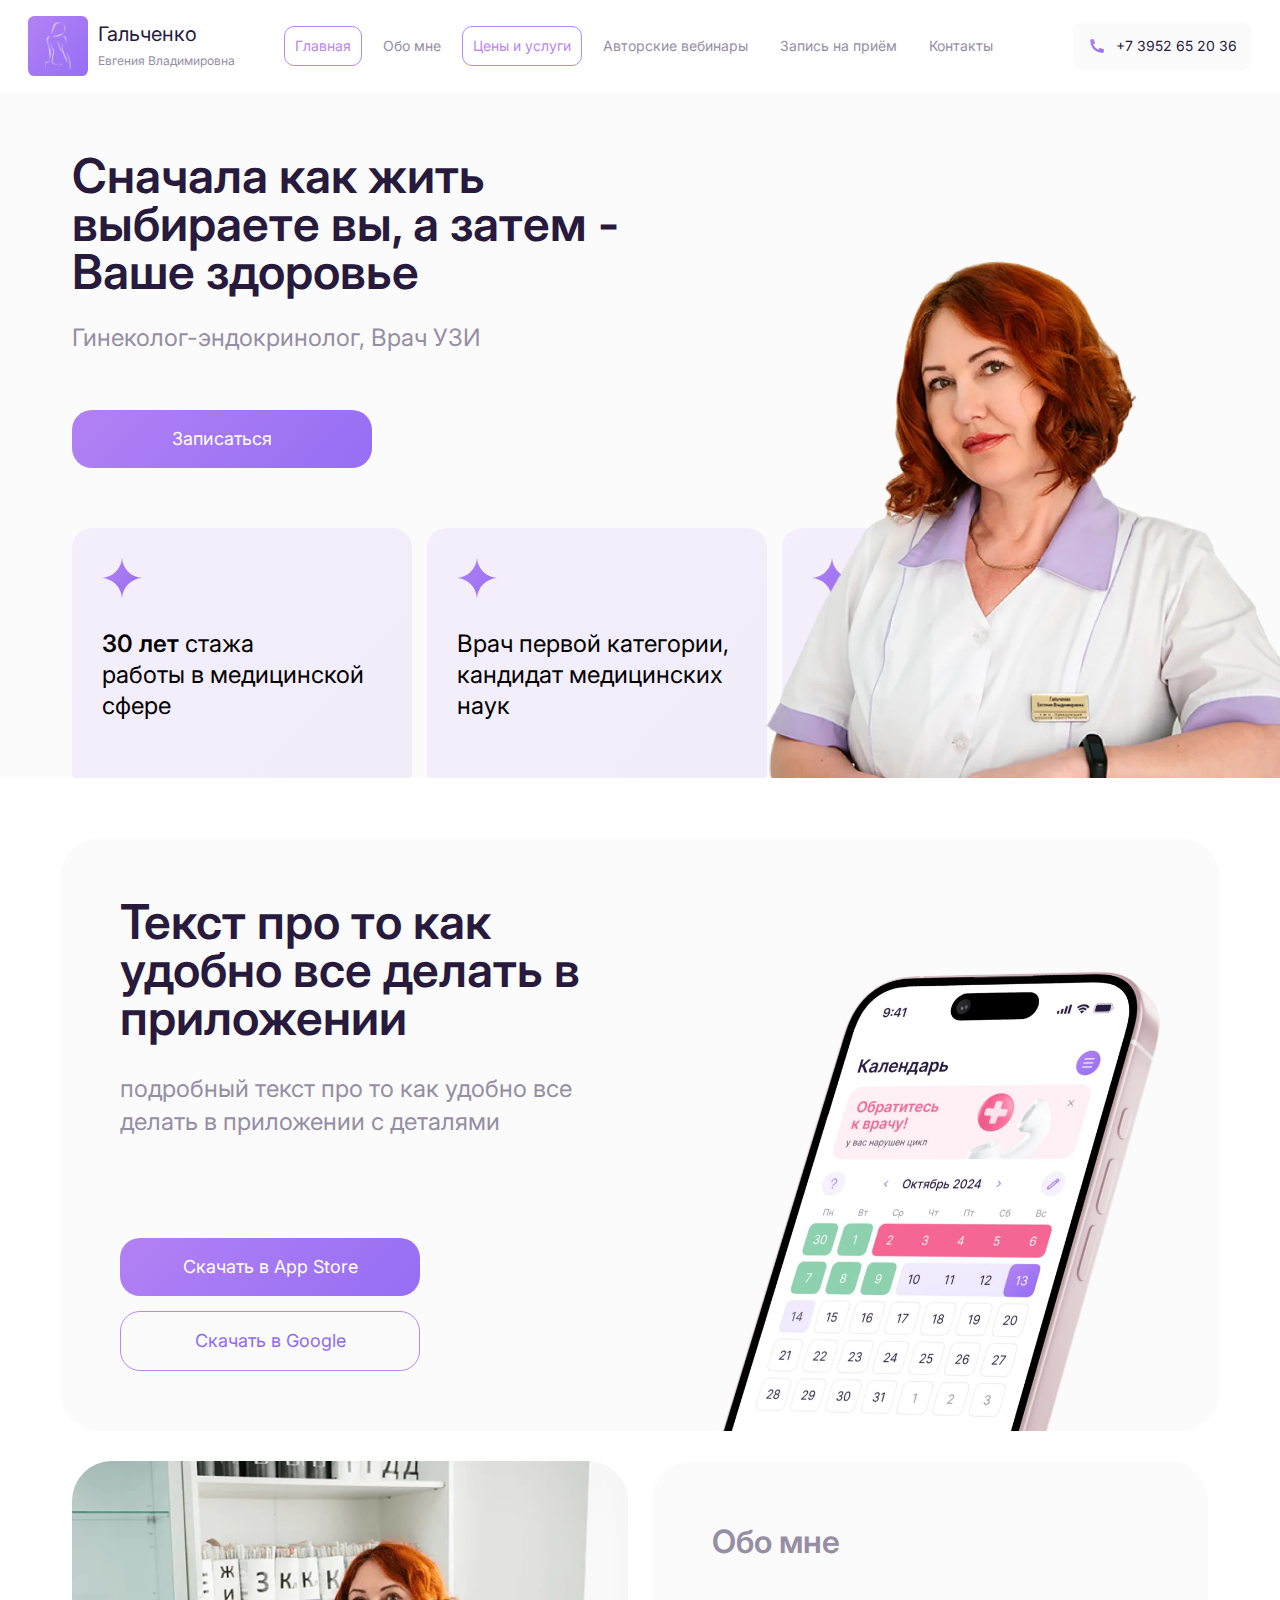
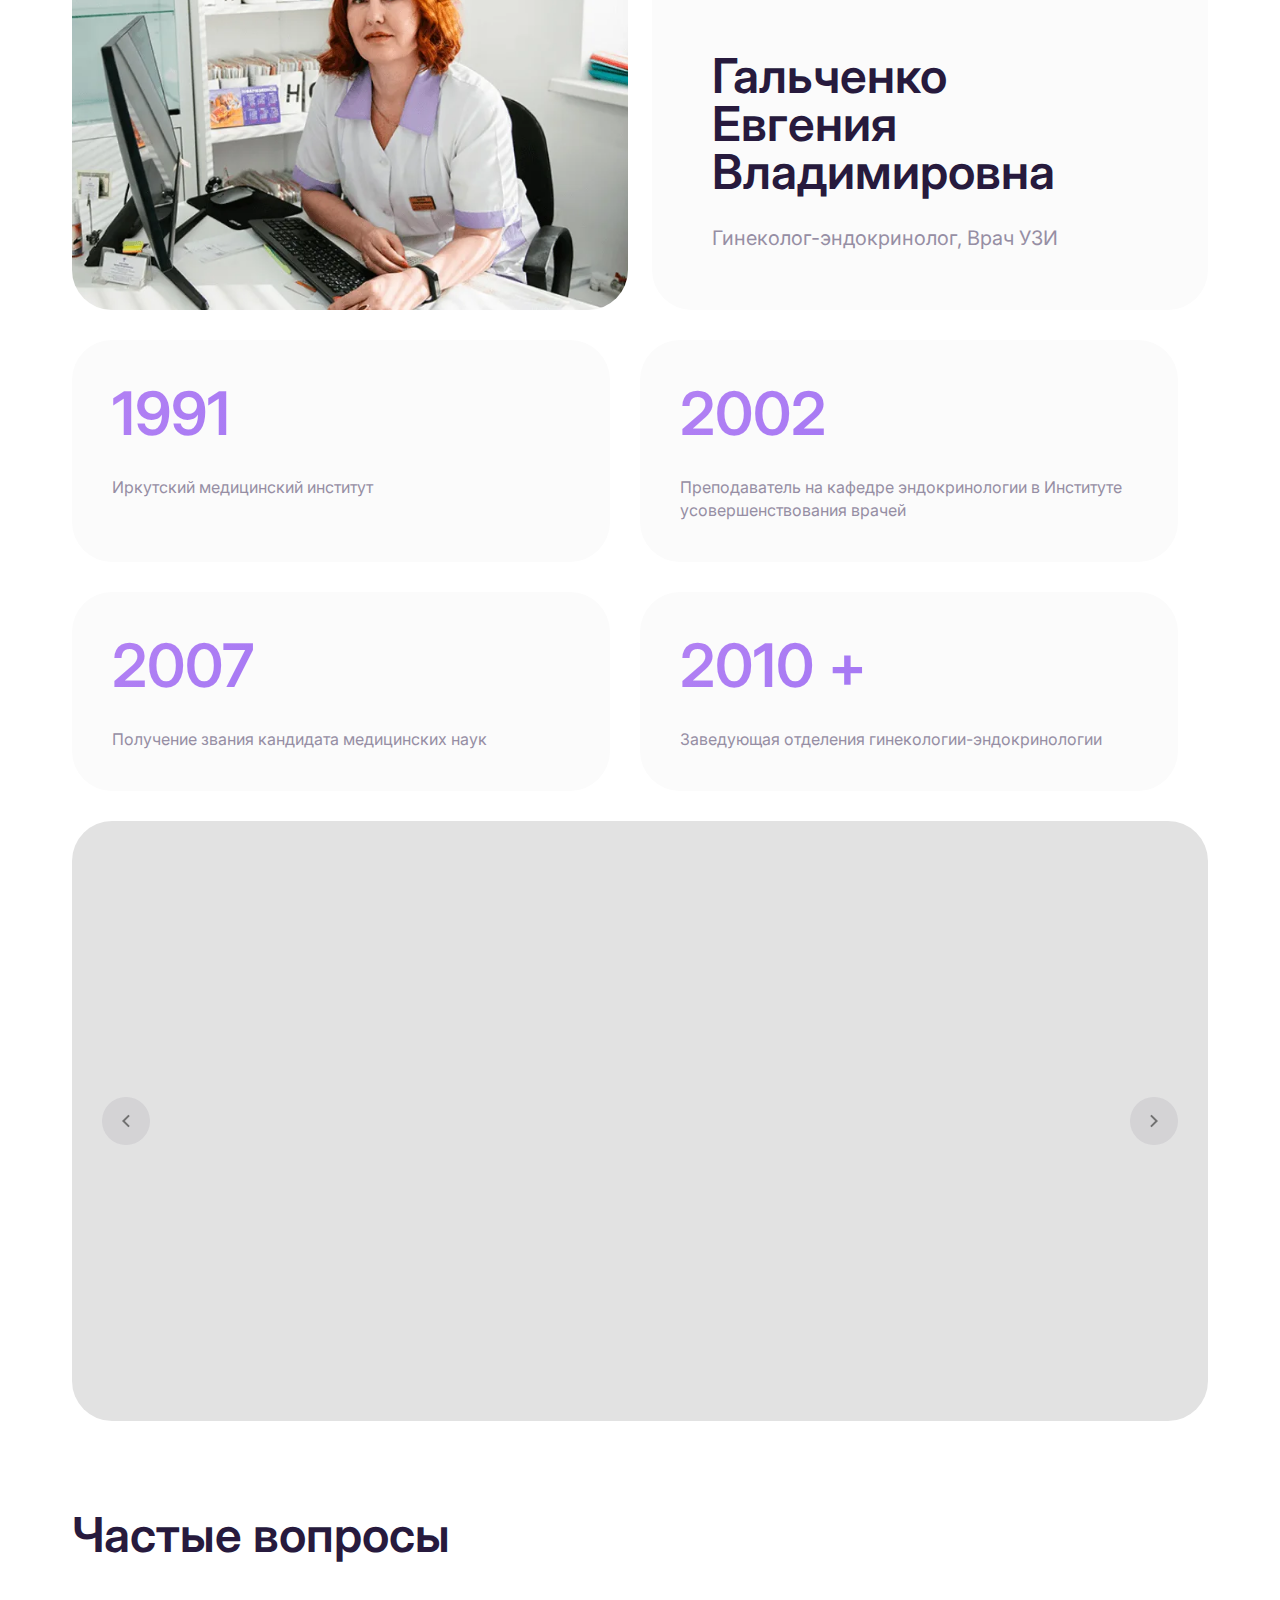
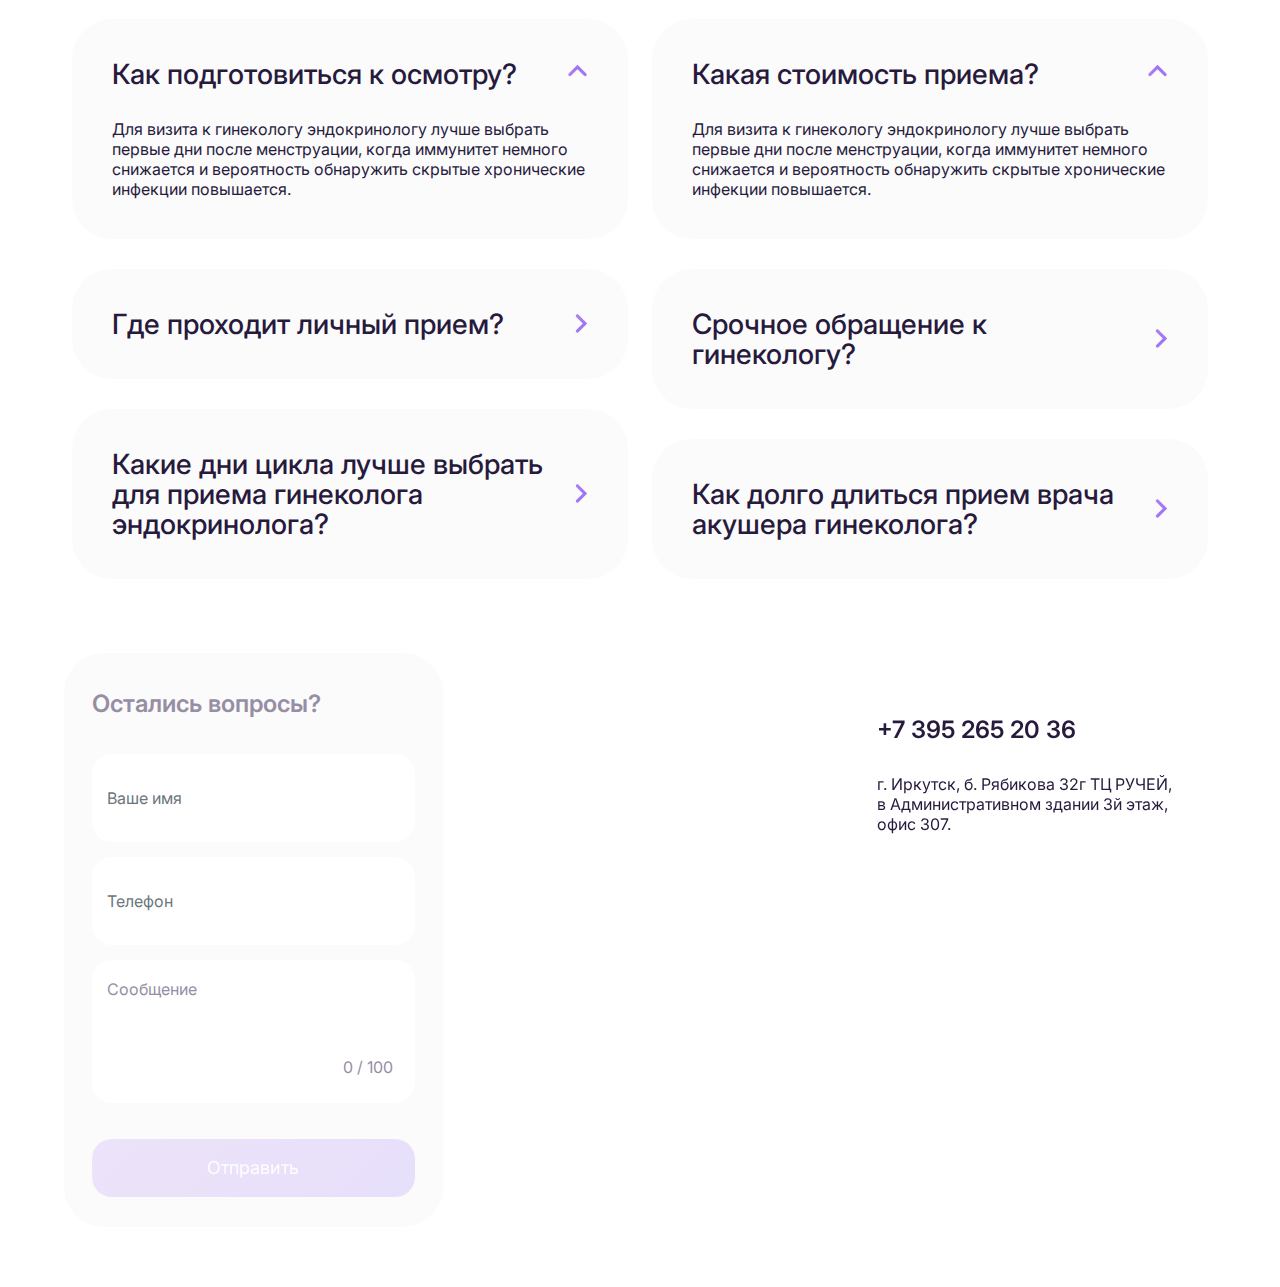
<file: index.html>
<!DOCTYPE html>
<html lang="en">
<head>
    <meta charset="UTF-8">
    <meta name="viewport" content="width=device-width, initial-scale=1" />

    <title>Title</title>
    <script src="https://api-maps.yandex.ru/2.1/?lang=ru_RU&amp;apikey=ee9465a5-54a8-4bc2-9658-3f7c60fb94fd" type="text/javascript"></script>
    <link rel="stylesheet" href="css/bootstrap.min.css">
    <link rel="stylesheet" href="css/main.css">
    <link rel="stylesheet" href="css/media.css">
</head>
<body>
<!--- Start header --->
<header>
    <nav class="navbar navbar-expand-lg">
        <div class="container-fluid">
            <a class="navbar-brand d-flex align-items-center" href="#"><img width=""   height="" src="images/logo.svg" loading="lazy" alt="logo">

                <p class="d-flex flex-column"> <span >Гальченко</span>
                    Евгения Владимировна
                </p>

            </a>
            <button class="navbar-toggler" type="button" data-bs-toggle="collapse" data-bs-target="#navbarSupportedContent" aria-controls="navbarSupportedContent" aria-expanded="false" aria-label="Toggle navigation">
                <span class="navbar-toggler-icon"></span>
            </button>
            <div class="collapse navbar-collapse" id="navbarSupportedContent">
                <a class="navbar-brand d-flex align-items-center" href="#"><img width=""   height="" src="images/logo-light.svg" loading="lazy" alt="logo">

                    <p class="d-flex flex-column"> <span>Гальченко</span>
                        Евгения Владимировна
                    </p>

                </a>
                <ul class="navbar-nav me-auto mb-2 mb-lg-0">
                    <li class="nav-item">
                        <a class="nav-link active" aria-current="page" href="#">Главная</a>
                    </li>
                    <li class="nav-item">
                        <a class="nav-link" href="about.html">Обо мне</a>
                    </li>
                    <li class="nav-item">
                        <a class="nav-link active" href="price-list.html">Цены и услуги</a>
                    </li>
                    <li class="nav-item">
                        <a class="nav-link" href="webinar.html">Авторские вебинары</a>
                    </li>
                    <li class="nav-item">
                        <a class="nav-link" href="appointment.html">Запись на приём</a>
                    </li>
                    <li class="nav-item">
                        <a class="nav-link" href="contacts.html">Контакты</a>
                    </li>
                </ul>
                <a href="tel:+7 3952 65 20 36" class="header-phone d-flex align-items-center justify-content-center text-decoration-none"><img  width=""   height="" loading="lazy" src="images/phone-icon.svg" alt="phone">+7 3952 65 20 36</a>
                <a href="" class="btn btn-primary">Записаться</a>
            </div>
        </div>
    </nav>
</header>
<!--- End header --->
<!--- Start content --->
<main>
    <!--- Start banner --->
    <section class="banner">
        <div class="container-fluid">
            <div class="row">
                <div class="col-md-7">
                    <h1 class="banner-title">Сначала как жить
                        выбираете вы, а затем
                        - Ваше здоровье</h1>
                    <p class="banner-text">
                        Гинеколог-эндокринолог, Врач УЗИ
                    </p>
                    <a href="#" class="btn btn-primary">Записаться</a>
                </div>
                <div class="col-md-5 d-flex justify-content-end p-0">
                    <img src="images/1.webp" width=""   height="" loading="lazy" alt="banner">
                </div>

            </div>
            <div class="banner-items d-flex">

                    <div class="card banner-item">
                        <span class="banner-icon"></span>
                        <p><span>30 лет</span> стажа <br>
                            работы в медицинской
                            сфере</p>
                    </div>
                    <div class="card banner-item">
                        <span class="banner-icon"></span>

                        <p>Врач первой категории,
                            кандидат медицинских
                            наук</p>
                    </div>
                    <div class="card banner-item">
                        <span class="banner-icon"></span>

                        <p>Кандидат <br>
                            медицинских <br>
                            наук</p>
                    </div>
            </div>
        </div>
    </section>
    <!---- End banner ---->
    <!--- Start app section ---->
    <section class="app">
        <div class="container-fluid app-content">
            <div class="row">
                <div class="col-md-6">
                    <h1 class="app-title">Текст про то как
                        удобно все делать
                        в приложении</h1>
                    <p class="app-text">подробный текст про то как удобно все делать в приложении с деталями</p>
                    <div class="action-btns d-flex flex-column">
                        <a href="" class="btn btn-primary">Скачать в App Store</a>
                        <a href="" class="btn btn-outline-primary">Скачать в Google</a>
                    </div>
                </div>
                <div class="col-md-6 d-flex align-items-end">
                    <img src="images/app.webp" width=""   height="" loading="lazy" alt="app">
                </div>
            </div>
        </div>
    </section>
    <!--- End app section ---->
    <!--- Start about section ---->
    <section class="about">
        <div class="container-fluid">
            <div class="row">
                <div class="col-md-6">
                    <img src="images/about.webp" width=""   height="" loading="lazy" alt="about">
                </div>
                <div class="col-md-6">
                  <div class="about-content">
                      <h4>Обо мне</h4>
                      <h1>Гальченко Евгения
                          Владимировна</h1>
                      <p>Гинеколог-эндокринолог, Врач УЗИ</p>
                  </div>
                </div>
            </div>
            <div class="about-list d-flex">
                    <div class="card about-item">
                        <div class="card-body">
                            <h5 class="card-title">1991</h5>
                            <p class="card-text">Иркутский
                                медицинский институт</p>
                        </div>
                    </div>
                    <div class="card about-item">
                        <div class="card-body">
                            <h5 class="card-title">2002</h5>
                            <p class="card-text">Преподаватель на кафедре эндокринологии в Институте усовершенствования врачей</p>
                        </div>
                    </div>
                    <div class="card about-item">
                        <div class="card-body">
                            <h5 class="card-title">2007</h5>
                            <p class="card-text">Получение звания кандидата медицинских наук</p>
                        </div>
                    </div>

                    <div class="card about-item" >
                        <div class="card-body">
                            <h5 class="card-title">2010 +</h5>
                            <p class="card-text">Заведующая отделения гинекологии-эндокринологии</p>
                        </div>
                    </div>
            </div>
            <div id="carouselExampleIndicators" class="carousel slide" data-bs-ride="carousel">

                <div class="carousel-inner">
                    <div class="carousel-item active">
                        <img src="images/slider.webp" width=""   height="" loading="lazy" class="d-block w-100" alt="slider">
                    </div>
                    <div class="carousel-item">
                        <img src="images/slider.webp" width=""   height="" loading="lazy" class="d-block w-100" alt="slider">
                    </div>
                    <div class="carousel-item">
                        <img src="images/slider.webp" width=""   height="" loading="lazy" class="d-block w-100" alt="slider">
                    </div>
                </div>
                <button class="carousel-control-prev" type="button" data-bs-target="#carouselExampleIndicators" data-bs-slide="prev">
                    <span class="carousel-control-prev-icon" aria-hidden="true"></span>
                    <span class="visually-hidden">Previous</span>
                </button>
                <button class="carousel-control-next" type="button" data-bs-target="#carouselExampleIndicators" data-bs-slide="next">
                    <span class="carousel-control-next-icon" aria-hidden="true"></span>
                    <span class="visually-hidden">Next</span>
                </button>
            </div>
        </div>
    </section>
    <!--- End about section ---->
    <!--- Start Faq section ---->
    <section class="faq">
        <div class="container-fluid">
            <div class="row">
                <div class="col-md-12">
                    <h1>Частые вопросы</h1>
                </div>
                <div class="col-md-6">
                    <div class="accordion" id="accordionExample">
                        <div class="accordion-item">
                            <h2 class="accordion-header" id="headingOne">
                                <button class="accordion-button" type="button" data-bs-toggle="collapse" data-bs-target="#collapseOne" aria-expanded="true" aria-controls="collapseOne">
                                    Как подготовиться к осмотру?
                                </button>
                            </h2>
                            <div id="collapseOne" class="accordion-collapse collapse show" aria-labelledby="headingOne" data-bs-parent="#accordionExample">
                                <div class="accordion-body">
                                  Для визита к гинекологу эндокринологу лучше выбрать первые дни
                                        после менструации, когда иммунитет немного снижается и вероятность
                                        обнаружить скрытые хронические инфекции повышается.
                                </div>
                            </div>
                        </div>
                        <div class="accordion-item">
                            <h2 class="accordion-header" id="headingTwo">
                                <button class="accordion-button collapsed" type="button" data-bs-toggle="collapse" data-bs-target="#collapseTwo" aria-expanded="false" aria-controls="collapseTwo">
                                    Где проходит личный прием?
                                </button>
                            </h2>
                            <div id="collapseTwo" class="accordion-collapse collapse" aria-labelledby="headingTwo" data-bs-parent="#accordionExample">
                                <div class="accordion-body">
                                    Для визита к гинекологу эндокринологу лучше выбрать первые дни
                                    после менструации, когда иммунитет немного снижается и вероятность
                                    обнаружить скрытые хронические инфекции повышается.
                                </div>
                            </div>
                        </div>
                        <div class="accordion-item">
                            <h2 class="accordion-header" id="headingThree">
                                <button class="accordion-button collapsed" type="button" data-bs-toggle="collapse" data-bs-target="#collapseThree" aria-expanded="false" aria-controls="collapseThree">
                                    Какие дни цикла лучше выбрать для
                                    приема гинеколога эндокринолога?
                                </button>
                            </h2>
                            <div id="collapseThree" class="accordion-collapse collapse" aria-labelledby="headingThree" data-bs-parent="#accordionExample">
                                <div class="accordion-body">
                                    Для визита к гинекологу эндокринологу лучше выбрать первые дни
                                    после менструации, когда иммунитет немного снижается и вероятность
                                    обнаружить скрытые хронические инфекции повышается.
                                </div>
                            </div>
                        </div>
                    </div>
                </div>
                <div class="col-md-6">
                    <div class="accordion">
                        <div class="accordion-item">
                            <h2 class="accordion-header" id="headingOne1">
                                <button class="accordion-button" type="button" data-bs-toggle="collapse" data-bs-target="#collapseOne1" aria-expanded="true" aria-controls="collapseOne">
                                    Какая стоимость приема?
                                </button>
                            </h2>
                            <div id="collapseOne1" class="accordion-collapse collapse show" aria-labelledby="headingOne1" data-bs-parent="#accordionExample">
                                <div class="accordion-body">
                                    Для визита к гинекологу эндокринологу лучше выбрать первые дни
                                    после менструации, когда иммунитет немного снижается и вероятность
                                    обнаружить скрытые хронические инфекции повышается.
                                </div>
                            </div>
                        </div>
                        <div class="accordion-item">
                            <h2 class="accordion-header" id="headingTwo2">
                                <button class="accordion-button collapsed" type="button" data-bs-toggle="collapse" data-bs-target="#collapseTwo2" aria-expanded="false" aria-controls="collapseTwo">
                                    Cрочное обращение к гинекологу?
                                </button>
                            </h2>
                            <div id="collapseTwo2" class="accordion-collapse collapse" aria-labelledby="headingTwo2" data-bs-parent="#accordionExample">
                                <div class="accordion-body">
                                    Для визита к гинекологу эндокринологу лучше выбрать первые дни
                                    после менструации, когда иммунитет немного снижается и вероятность
                                    обнаружить скрытые хронические инфекции повышается.
                                </div>
                            </div>
                        </div>
                        <div class="accordion-item">
                            <h2 class="accordion-header" id="headingTwo3">
                                <button class="accordion-button collapsed" type="button" data-bs-toggle="collapse" data-bs-target="#collapseTwo3" aria-expanded="false" aria-controls="collapseTwo">
                                    Как долго длиться прием врача
                                    акушера гинеколога?
                                </button>
                            </h2>
                            <div id="collapseTwo3" class="accordion-collapse collapse" aria-labelledby="headingTwo3" data-bs-parent="#accordionExample">
                                <div class="accordion-body">
                                    Для визита к гинекологу эндокринологу лучше выбрать первые дни
                                    после менструации, когда иммунитет немного снижается и вероятность
                                    обнаружить скрытые хронические инфекции повышается.
                                </div>
                            </div>
                        </div>

                    </div>
                </div>
            </div>
        </div>
    </section>
    <!--- End Faq section ---->



</main>
<!--- End content --->

<!--- Start footer --->
<footer>
    <div class="container-fluid">
        <div class="row">
            <div class="col-md-4">
                <form class="row g-3">
                    <div class="col-12  m-0">
                        <h4>Остались вопросы?</h4>
                    </div>
                    <div class="col-12 m-0">
                        <input type="text" class="form-control" id="name" placeholder="Ваше имя">
                    </div>
                    <div class="col-12 m-0">
                        <input type="tel" class="form-control" id="phone" placeholder="Телефон">
                    </div>
                    <div class="col-12 m-0 position-relative">
                        <textarea name="text" id="text" placeholder="Сообщение" class="w-100"></textarea>
                        <span class="pull-right label label-default" id="count_message"></span>
                    </div>

                    <div class="col-12 m-0">
                        <button type="submit" class="btn btn-primary disabled">Отправить</button>
                    </div>
                </form>
            </div>
            <div class="col-md-8 position-relative">
                <div id="map"></div>
                <div class="contact-info">
                    <h2 class="contact-title">+7 395 265 20 36</h2>
                    <p>г. Иркутск, б. Рябикова 32г
                        ТЦ РУЧЕЙ, в Административном здании
                        3й этаж, офис 307.</p>
                    <div class="socials d-flex">
                        <a href="" class="social-item"><img src="images/whatsapp.svg" loading="lazy" alt="whatsapp" width="33" height="33"></a>
                        <a href="" class="social-item"><img src="images/instagram.svg" loading="lazy" alt="instagram"  width="33" height="33"></a>
                        <a href="" class="social-item"><img src="images/tg.svg" loading="lazy" alt="tg"  width="33" height="33"></a>
                        <a href="" class="social-item"><img src="images/viber.svg" loading="lazy" alt="viber"  width="33" height="33"></a>

                    </div>
                </div>
            </div>
        </div>
    </div>
</footer>
<!--- End footer --->


<script src="js/bootstrap.bundle.min.js"></script>
<script  src="js/jquery-3.7.1.min.js"></script>

<script     src="js/main.js"></script>
</body>
</html>
</file>
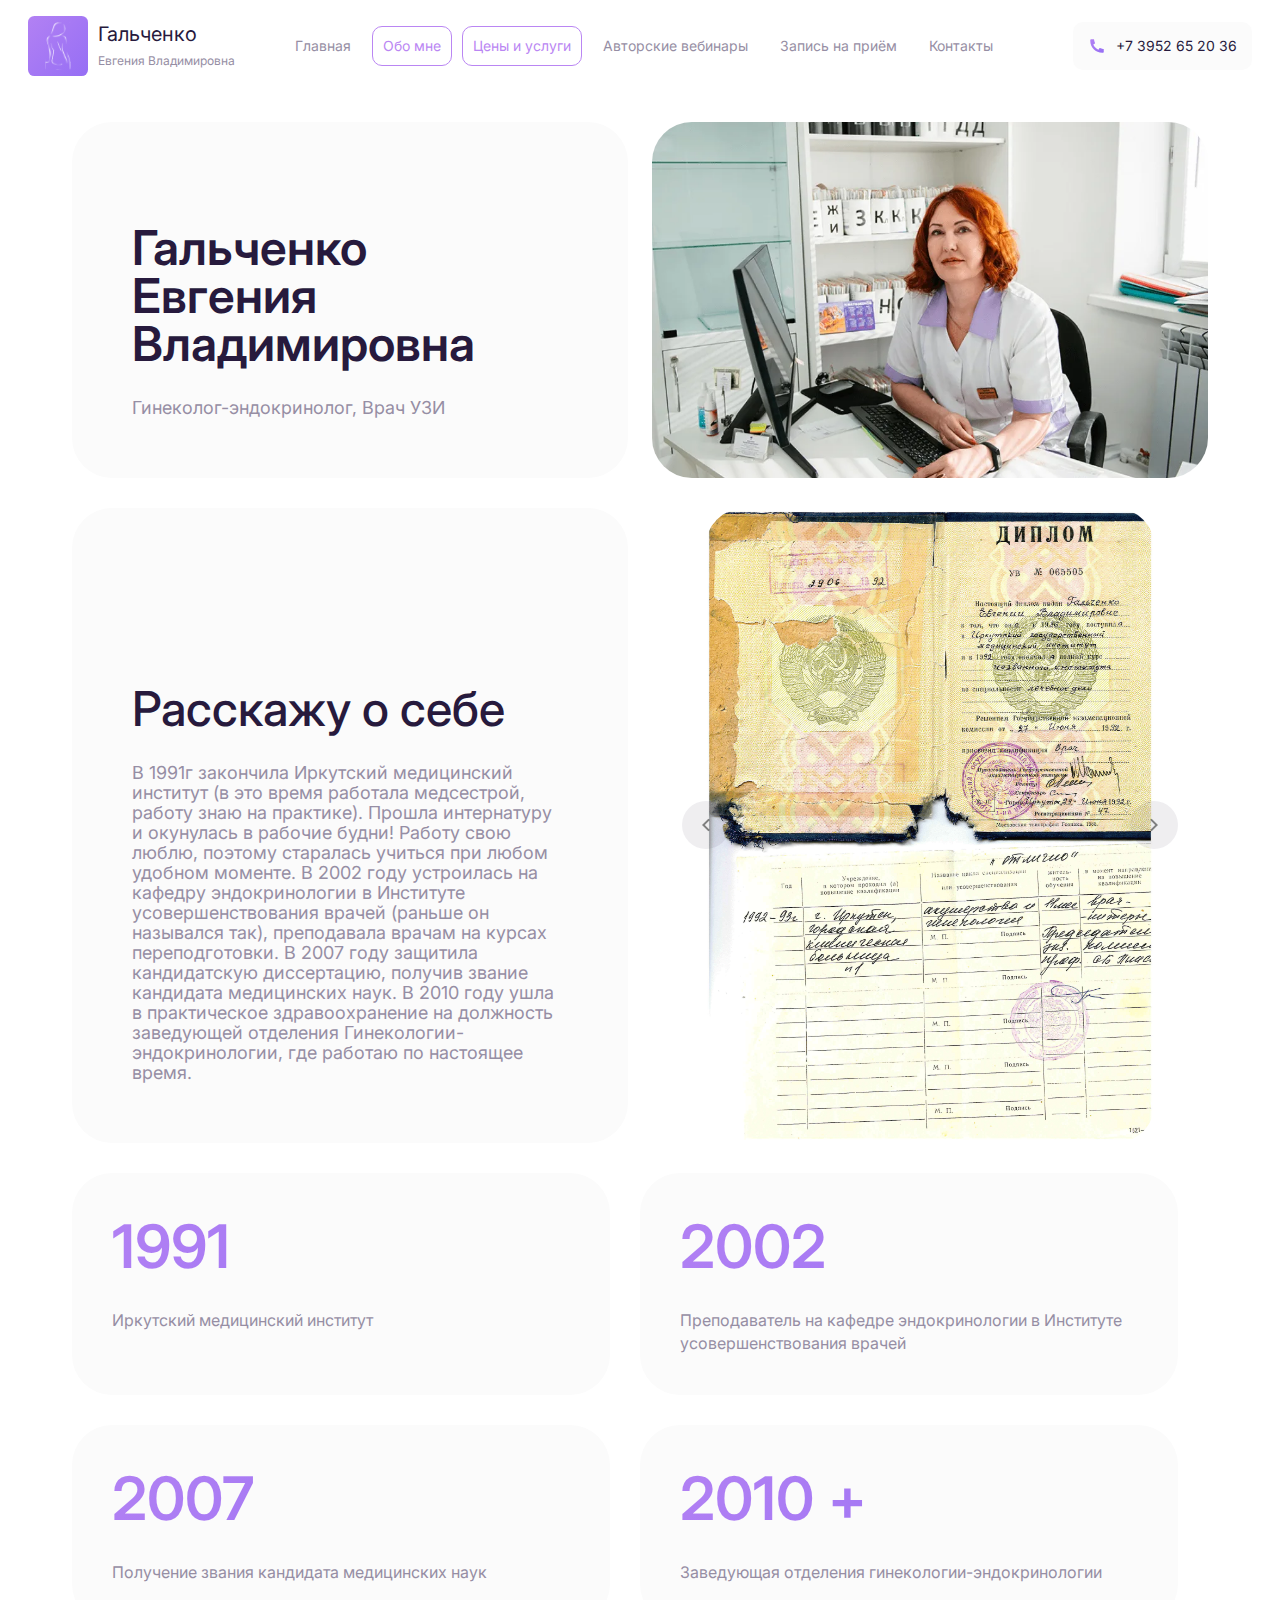
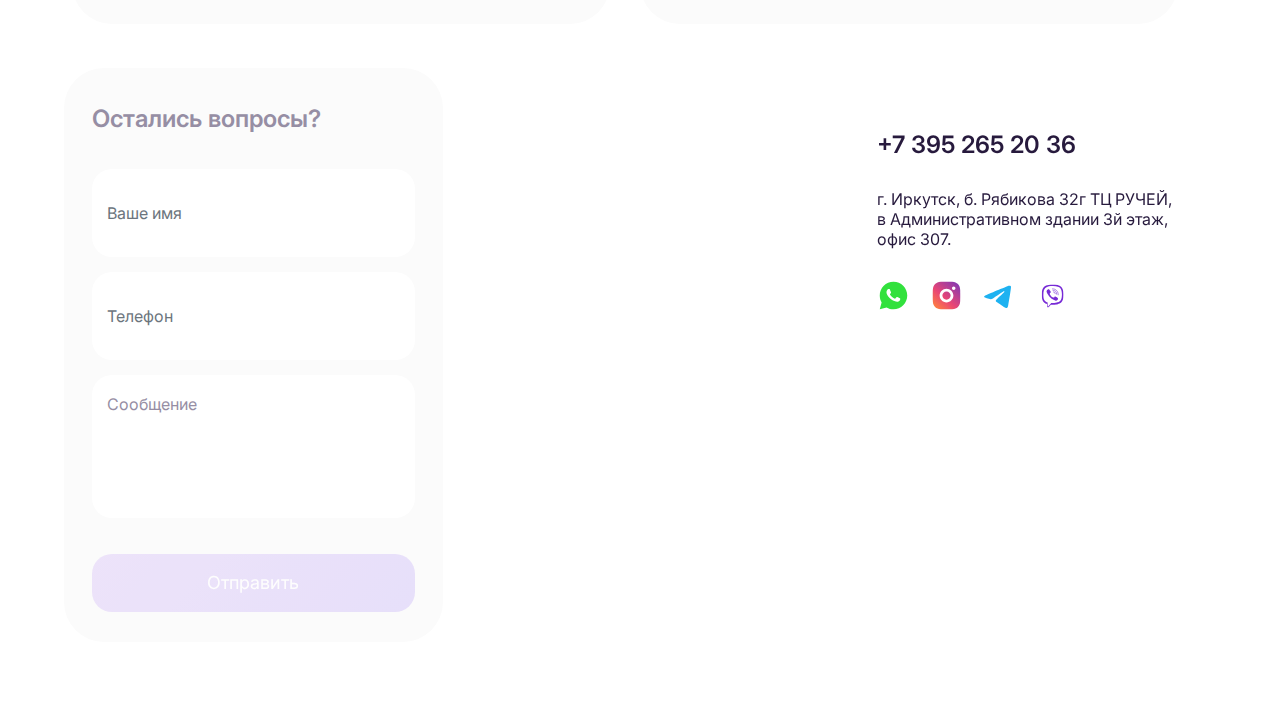
<file: about.html>
<!DOCTYPE html>
<html lang="en">
<head>
    <meta charset="UTF-8">
    <meta name="viewport" content="width=device-width, initial-scale=1" />
    <script src="https://api-maps.yandex.ru/2.1/?lang=ru_RU&amp;apikey=ee9465a5-54a8-4bc2-9658-3f7c60fb94fd" type="text/javascript"></script>

    <title>Title</title>
    <link rel="stylesheet" href="css/bootstrap.min.css">
    <link rel="stylesheet" href="css/main.css">
    <link rel="stylesheet" href="css/media.css">
</head>
<body>
<!--- Start header --->
<header>
    <nav class="navbar navbar-expand-lg">
        <div class="container-fluid">
            <a class="navbar-brand d-flex align-items-center" href="#"><img src="images/logo.svg" alt="logo">

                <p class="d-flex flex-column"> <span >Гальченко</span>
                    Евгения Владимировна
                </p>

            </a>
            <button class="navbar-toggler" type="button" data-bs-toggle="collapse" data-bs-target="#navbarSupportedContent" aria-controls="navbarSupportedContent" aria-expanded="false" aria-label="Toggle navigation">
                <span class="navbar-toggler-icon"></span>
            </button>
            <div class="collapse navbar-collapse" id="navbarSupportedContent">
                <a class="navbar-brand d-flex align-items-center" href="#"><img src="images/logo-light.svg" alt="logo">

                    <p class="d-flex flex-column"> <span>Гальченко</span>
                        Евгения Владимировна
                    </p>

                </a>
                <ul class="navbar-nav me-auto mb-2 mb-lg-0">
                    <li class="nav-item">
                        <a class="nav-link " aria-current="page" href="#">Главная</a>
                    </li>
                    <li class="nav-item">
                        <a class="nav-link active" href="about.html">Обо мне</a>
                    </li>
                    <li class="nav-item">
                        <a class="nav-link active" href="price-list.html">Цены и услуги</a>
                    </li>
                    <li class="nav-item">
                        <a class="nav-link" href="webinar.html">Авторские вебинары</a>
                    </li>
                    <li class="nav-item">
                        <a class="nav-link" href="appointment.html">Запись на приём</a>
                    </li>
                    <li class="nav-item">
                        <a class="nav-link" href="contacts.html">Контакты</a>
                    </li>
                </ul>
                <a href="tel:+7 3952 65 20 36" class="header-phone d-flex align-items-center justify-content-center text-decoration-none"><img src="images/phone-icon.svg" alt="">+7 3952 65 20 36</a>
                <a href="" class="btn btn-primary">Записаться</a>
            </div>
        </div>
    </nav>
</header>
<!--- End header --->

<!--- Start About Page content --->
<main class="about-page">
    <!--- Start about section ---->
    <section class="about">
        <div class="container-fluid">
            <div class="row about-row">

                <div class="col-md-6">
                    <div class="about-content">

                        <h1>Гальченко Евгения
                            Владимировна</h1>
                        <p>Гинеколог-эндокринолог, Врач УЗИ</p>
                    </div>
                </div>
                <div class="col-md-6">
                    <img src="images/about.webp" alt="about">
                </div>
            </div>
            <div class="row about-row">

                <div class="col-md-6">
                    <div class="about-content">

                        <h2>Расскажу о себе</h2>
                        <p>В 1991г закончила Иркутский медицинский институт
                            (в это время работала медсестрой, работу знаю на практике). Прошла интернатуру и окунулась в рабочие будни! Работу свою люблю, поэтому старалась учиться при любом удобном моменте. В 2002 году устроилась на кафедру эндокринологии в Институте усовершенствования врачей (раньше он назывался так), преподавала врачам на курсах переподготовки. В 2007 году защитила кандидатскую диссертацию, получив звание кандидата медицинских наук.
                            В 2010 году ушла в практическое здравоохранение на должность заведующей отделения Гинекологии-эндокринологии, где работаю по настоящее время.</p>
                    </div>
                </div>
                <div class="col-md-6">
                    <div id="carouselExampleIndicators" class="carousel slide" data-bs-ride="carousel">
                        
                        <div class="carousel-inner">
                            <div class="carousel-item active">
                                <img src="images/documents/d1.png" class="d-block " alt="slider">
                            </div>
                            <div class="carousel-item ">
                                <img src="images/documents/d2.png" class="d-block " alt="slider">
                            </div>
                            <div class="carousel-item ">
                                <img src="images/documents/d3.png" class="d-block " alt="slider">
                            </div>
                            <div class="carousel-item ">
                                <img src="images/documents/d4.png" class="d-block " alt="slider">
                            </div>
                            <div class="carousel-item ">
                                <img src="images/documents/d5.png" class="d-block " alt="slider">
                            </div>
                            <div class="carousel-item ">
                                <img src="images/documents/d6.png" class="d-block " alt="slider">
                            </div>
                            <div class="carousel-item ">
                                <img src="images/documents/d7.png" class="d-block " alt="slider">
                            </div>
                            <div class="carousel-item ">
                                <img src="images/documents/d8.png" class="d-block " alt="slider">
                            </div>
                            <div class="carousel-item ">
                                <img src="images/documents/d9.png" class="d-block " alt="slider">
                            </div>
                            <div class="carousel-item ">
                                <img src="images/documents/d10.png" class="d-block " alt="slider">
                            </div>
                            <div class="carousel-item ">
                                <img src="images/documents/d11.png" class="d-block " alt="slider">
                            </div>
                            <div class="carousel-item ">
                                <img src="images/documents/d12.png" class="d-block " alt="slider">
                            </div>
                            <div class="carousel-item ">
                                <img src="images/documents/d13.png" class="d-block " alt="slider">
                            </div>
                        </div>
                        <button class="carousel-control-prev" type="button" data-bs-target="#carouselExampleIndicators" data-bs-slide="prev">
                            <span class="carousel-control-prev-icon" aria-hidden="true"></span>
                            <span class="visually-hidden">Previous</span>
                        </button>
                        <button class="carousel-control-next" type="button" data-bs-target="#carouselExampleIndicators" data-bs-slide="next">
                            <span class="carousel-control-next-icon" aria-hidden="true"></span>
                            <span class="visually-hidden">Next</span>
                        </button>
                    </div>

                </div>
            </div>
            <div class="about-list d-flex">
                <div class="card about-item">
                    <div class="card-body">
                        <h5 class="card-title">1991</h5>
                        <p class="card-text">Иркутский
                            медицинский институт</p>
                    </div>
                </div>
                <div class="card about-item">
                    <div class="card-body">
                        <h5 class="card-title">2002</h5>
                        <p class="card-text">Преподаватель на кафедре эндокринологии в Институте усовершенствования врачей</p>
                    </div>
                </div>
                <div class="card about-item">
                    <div class="card-body">
                        <h5 class="card-title">2007</h5>
                        <p class="card-text">Получение звания кандидата медицинских наук</p>
                    </div>
                </div>

                <div class="card about-item" >
                    <div class="card-body">
                        <h5 class="card-title">2010 +</h5>
                        <p class="card-text">Заведующая отделения гинекологии-эндокринологии</p>
                    </div>
                </div>
            </div>
        </div>
    </section>
    <!--- End about section ---->
</main>
<!--- End About Page content --->

<!--- Start footer --->
<footer>
    <div class="container-fluid">
        <div class="row">
            <div class="col-md-4">
                <form class="row g-3">
                    <div class="col-12  m-0">
                        <h4>Остались вопросы?</h4>
                    </div>
                    <div class="col-12 m-0">
                        <input type="text" class="form-control" id="name" placeholder="Ваше имя">
                    </div>
                    <div class="col-12 m-0">
                        <input type="tel" class="form-control" id="phone" placeholder="Телефон">
                    </div>
                    <div class="col-12 m-0 position-relative">
                        <textarea name="text" id="text" placeholder="Сообщение" class="w-100"></textarea>
                        <span class="pull-right label label-default" id="count_message"></span>
                    </div>

                    <div class="col-12 m-0">
                        <button type="submit" class="btn btn-primary disabled">Отправить</button>
                    </div>
                </form>
            </div>
            <div class="col-md-8 position-relative">
                <div id="map"></div>
                <div class="contact-info">
                    <h2 class="contact-title">+7 395 265 20 36</h2>
                    <p>г. Иркутск, б. Рябикова 32г
                        ТЦ РУЧЕЙ, в Административном здании
                        3й этаж, офис 307.</p>
                    <div class="socials d-flex">
                        <a href="" class="social-item"><img src="images/whatsapp.svg" alt="whatsapp"></a>
                        <a href="" class="social-item"><img src="images/instagram.svg" alt="instagram"></a>
                        <a href="" class="social-item"><img src="images/tg.svg" alt="tg"></a>
                        <a href="" class="social-item"><img src="images/viber.svg" alt="viber"></a>

                    </div>
                </div>
            </div>
        </div>
    </div>
</footer>
<!--- End footer --->


<script src="js/bootstrap.bundle.min.js"></script>
<script src="js/jquery-3.7.1.min.js"></script>
<!--<script src="js/main.js"></script>-->
</body>
</html>
</file>
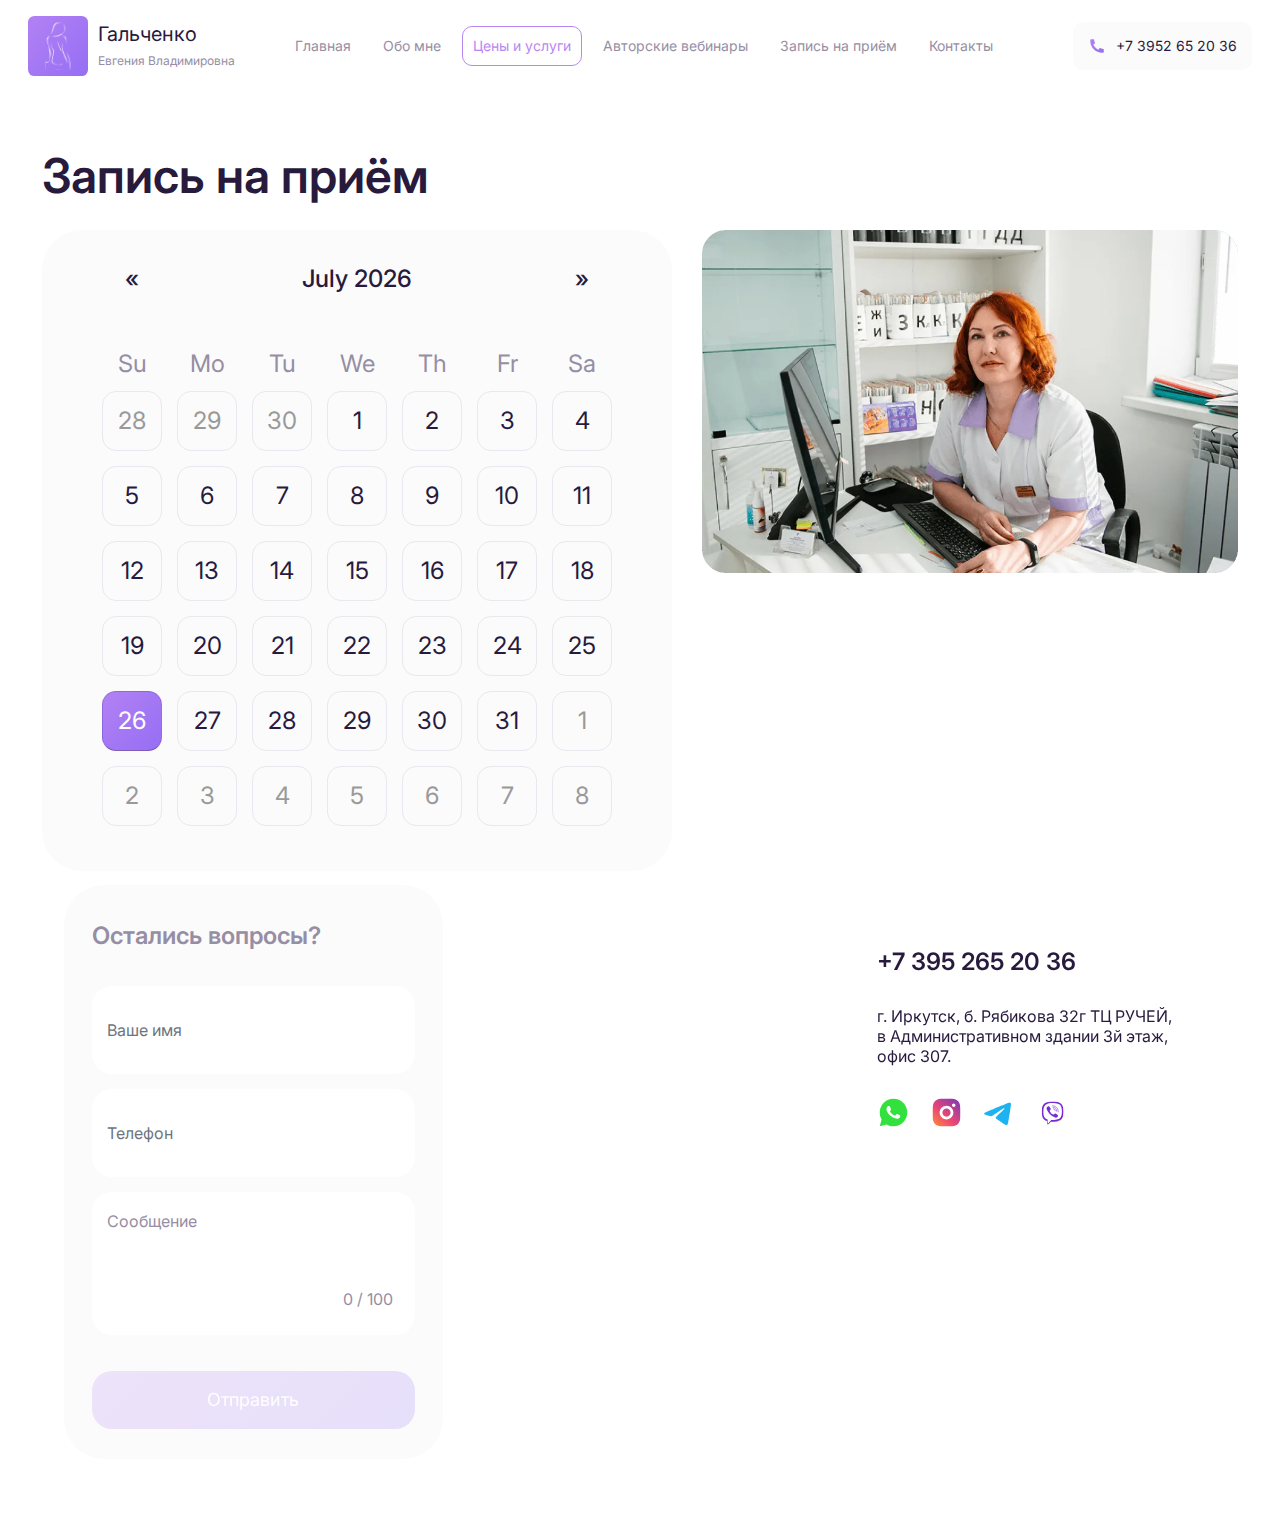
<file: appointment.html>
<!DOCTYPE html>
<html lang="en">
<head>
    <meta charset="UTF-8">
    <meta name="viewport" content="width=device-width, initial-scale=1" />
    <script src="https://api-maps.yandex.ru/2.1/?lang=ru_RU&amp;apikey=ee9465a5-54a8-4bc2-9658-3f7c60fb94fd" type="text/javascript"></script>

    <title>Title</title>
    <link rel="stylesheet" href="css/bootstrap.min.css">
    <link rel="stylesheet" href="css/bootstrap-datepicker.min.css">
    <link rel="stylesheet" href="css/main.css">
    <link rel="stylesheet" href="css/media.css">
</head>
<body>
<!--- Start header --->
<header>
    <nav class="navbar navbar-expand-lg">
        <div class="container-fluid">
            <a class="navbar-brand d-flex align-items-center" href="#"><img src="images/logo.svg" alt="logo">

                <p class="d-flex flex-column"> <span >Гальченко</span>
                    Евгения Владимировна
                </p>

            </a>
            <button class="navbar-toggler" type="button" data-bs-toggle="collapse" data-bs-target="#navbarSupportedContent" aria-controls="navbarSupportedContent" aria-expanded="false" aria-label="Toggle navigation">
                <span class="navbar-toggler-icon"></span>
            </button>
            <div class="collapse navbar-collapse" id="navbarSupportedContent">
                <a class="navbar-brand d-flex align-items-center" href="#"><img src="images/logo-light.svg" alt="logo">

                    <p class="d-flex flex-column"> <span>Гальченко</span>
                        Евгения Владимировна
                    </p>

                </a>
                <ul class="navbar-nav me-auto mb-2 mb-lg-0">
                    <li class="nav-item">
                        <a class="nav-link " aria-current="page" href="#">Главная</a>
                    </li>
                    <li class="nav-item">
                        <a class="nav-link " href="about.html">Обо мне</a>
                    </li>
                    <li class="nav-item">
                        <a class="nav-link active" href="price-list.html">Цены и услуги</a>
                    </li>
                    <li class="nav-item">
                        <a class="nav-link " href="webinar.html">Авторские вебинары</a>
                    </li>
                    <li class="nav-item active">
                        <a class="nav-link" href="appointment.html">Запись на приём</a>
                    </li>
                    <li class="nav-item">
                        <a class="nav-link" href="contacts.html">Контакты</a>
                    </li>
                </ul>
                <a href="tel:+7 3952 65 20 36" class="header-phone d-flex align-items-center justify-content-center text-decoration-none"><img src="images/phone-icon.svg" alt="">+7 3952 65 20 36</a>
                <a href="" class="btn btn-primary">Записаться</a>
            </div>

        </div>
    </nav>
</header>
<!--- End header --->

<!--- Start Appointment Page content --->
<main class="appointment-page">
    <!--- Start webinar list section ---->
    <section class="appointment">
        <div class="container-fluid">
            <div class="row">
                <div class="col-12 d-flex justify-content-between align-items-center">
                    <h1>Запись на приём</h1>
                </div>
            </div>
            <div class="row">
                <div class="appointment-block d-flex">

                    <div class="appointment-left">

                            <div id="datepicker" class=" m-auto"></div>
                            <input type="hidden" id="my_hidden_input">

                    </div>
                    <div class="appointment-right">
                        <div class="appointment-photo">
                            <img src="images/about.webp" alt="about" class="w-100">
                        </div>
                        <div class="appointment-time">
                            <h2 class="appointment-title">Доступные слоты на 8.10.24</h2>
                            <div class="appointment-time-list d-flex flex-wrap">
                                <div class="time-item d-flex align-items-center">
                                    <span class="time-icon"></span>
                                    12:00 - 12:30
                                    <a href="#" class="appointment-select">Выбрать</a>
                                </div>
                                <div class="time-item d-flex align-items-center">
                                    <span class="time-icon"></span>
                                    12:00 - 12:30
                                    <a href="#" class="appointment-select">Выбрать</a>
                                </div>
                                <div class="time-item d-flex align-items-center">
                                    <span class="time-icon"></span>
                                    12:00 - 12:30
                                    <a href="#" class="appointment-select">Выбрать</a>
                                </div>
                                <div class="time-item d-flex align-items-center">
                                    <span class="time-icon"></span>
                                    12:00 - 12:30
                                    <a href="#" class="appointment-select">Выбрать</a>
                                </div>
                                <div class="time-item d-flex align-items-center">
                                    <span class="time-icon"></span>
                                    12:00 - 12:30
                                    <a href="#" class="appointment-select">Выбрать</a>
                                </div>
                                <div class="time-item d-flex align-items-center">
                                    <span class="time-icon"></span>
                                    12:00 - 12:30
                                    <a href="#" class="appointment-select">Выбрать</a>
                                </div>
                            </div>

                        </div>
                        <div class="appointment-form">
                            <h2><span class="back"></span>Записаться на прием</h2>
                            <form class=" ">
                                <div class="form-col">
                                    <input type="text" class="form-control" id="a-name" placeholder="Ваше имя">
                                </div>
                                <div class="form-col ">
                                    <input type="text" class="form-control" id="a-surname" placeholder="Ваша фамилия">
                                </div>
                                <div class="form-col ">
                                    <input type="text" class="form-control" id="a-lastname" placeholder="Ваше отчество">
                                </div>
                                <div class="form-col has-validation">
                                    <input type="tel" class="form-control" id="a-phone" placeholder="Ваш телефон">
                                    <div class="invalid-feedback"></div>
                                </div>
                                <div class="form-col ">
                                    <button type="button" class="btn btn-primary " data-bs-toggle="modal" data-bs-target="#exampleModal">Записаться</button>
                                </div>
                            </form>
                        </div>
                    </div>
                </div>


            </div>
        </div>
    </section>
    <!--- End Appointment list section ---->
</main>
<!--- End Price List Page content --->

<!--- Start footer --->
<footer>
    <div class="container-fluid">
        <div class="row">
            <div class="col-md-4">
                <form class="row g-3">
                    <div class="col-12  m-0">
                        <h4>Остались вопросы?</h4>
                    </div>
                    <div class="col-12 m-0">
                        <input type="text" class="form-control" id="name" placeholder="Ваше имя">
                    </div>
                    <div class="col-12 m-0">
                        <input type="tel" class="form-control" id="phone" placeholder="Телефон">
                    </div>
                    <div class="col-12 m-0 position-relative">
                        <textarea name="text" id="text" placeholder="Сообщение" class="w-100"></textarea>
                        <span class="pull-right label label-default" id="count_message"></span>
                    </div>

                    <div class="col-12 m-0">
                        <button type="submit" class="btn btn-primary disabled">Отправить</button>
                    </div>
                </form>
            </div>
            <div class="col-md-8 position-relative">
                <div id="map"></div>
                <div class="contact-info">
                    <h2 class="contact-title">+7 395 265 20 36</h2>
                    <p>г. Иркутск, б. Рябикова 32г
                        ТЦ РУЧЕЙ, в Административном здании
                        3й этаж, офис 307.</p>
                    <div class="socials d-flex">
                        <a href="" class="social-item"><img src="images/whatsapp.svg" alt="whatsapp"></a>
                        <a href="" class="social-item"><img src="images/instagram.svg" alt="instagram"></a>
                        <a href="" class="social-item"><img src="images/tg.svg" alt="tg"></a>
                        <a href="" class="social-item"><img src="images/viber.svg" alt="viber"></a>

                    </div>
                </div>
            </div>
        </div>
    </div>
</footer>
<!--- End footer --->
<!--- Start Modal --->
<div class="modal fade" id="exampleModal" tabindex="-1" aria-labelledby="exampleModalLabel" aria-hidden="true">
    <div class="modal-dialog">
        <div class="modal-content">
            <div class="modal-header">
                <h5 class="modal-title" id="exampleModalLabel">Вы успешно записаны!</h5>

            </div>
            <div class="modal-body">
               <div class="modal-date d-flex justify-content-center">
                    <span class="modal-date-icon"></span>
                   Вторник - 8.10.24
               </div>
                <div class="modal-date d-flex justify-content-center">
                    <span class="modal-time"></span>
                    10:00
                </div>
            </div>
            <div class="modal-footer">
                <a href="" type="button" class=" modal-btn"  data-bs-dismiss="modal">Ок</a>
            </div>
        </div>
    </div>
</div>
<!--- End Modal --->



<script src="js/bootstrap.bundle.min.js"></script>
<script src="js/jquery-3.7.1.min.js"></script>
<script src="js/bootstrap-datepicker.min.js"></script>
<script src="js/main.js"></script>
</body>
</html>
</file>
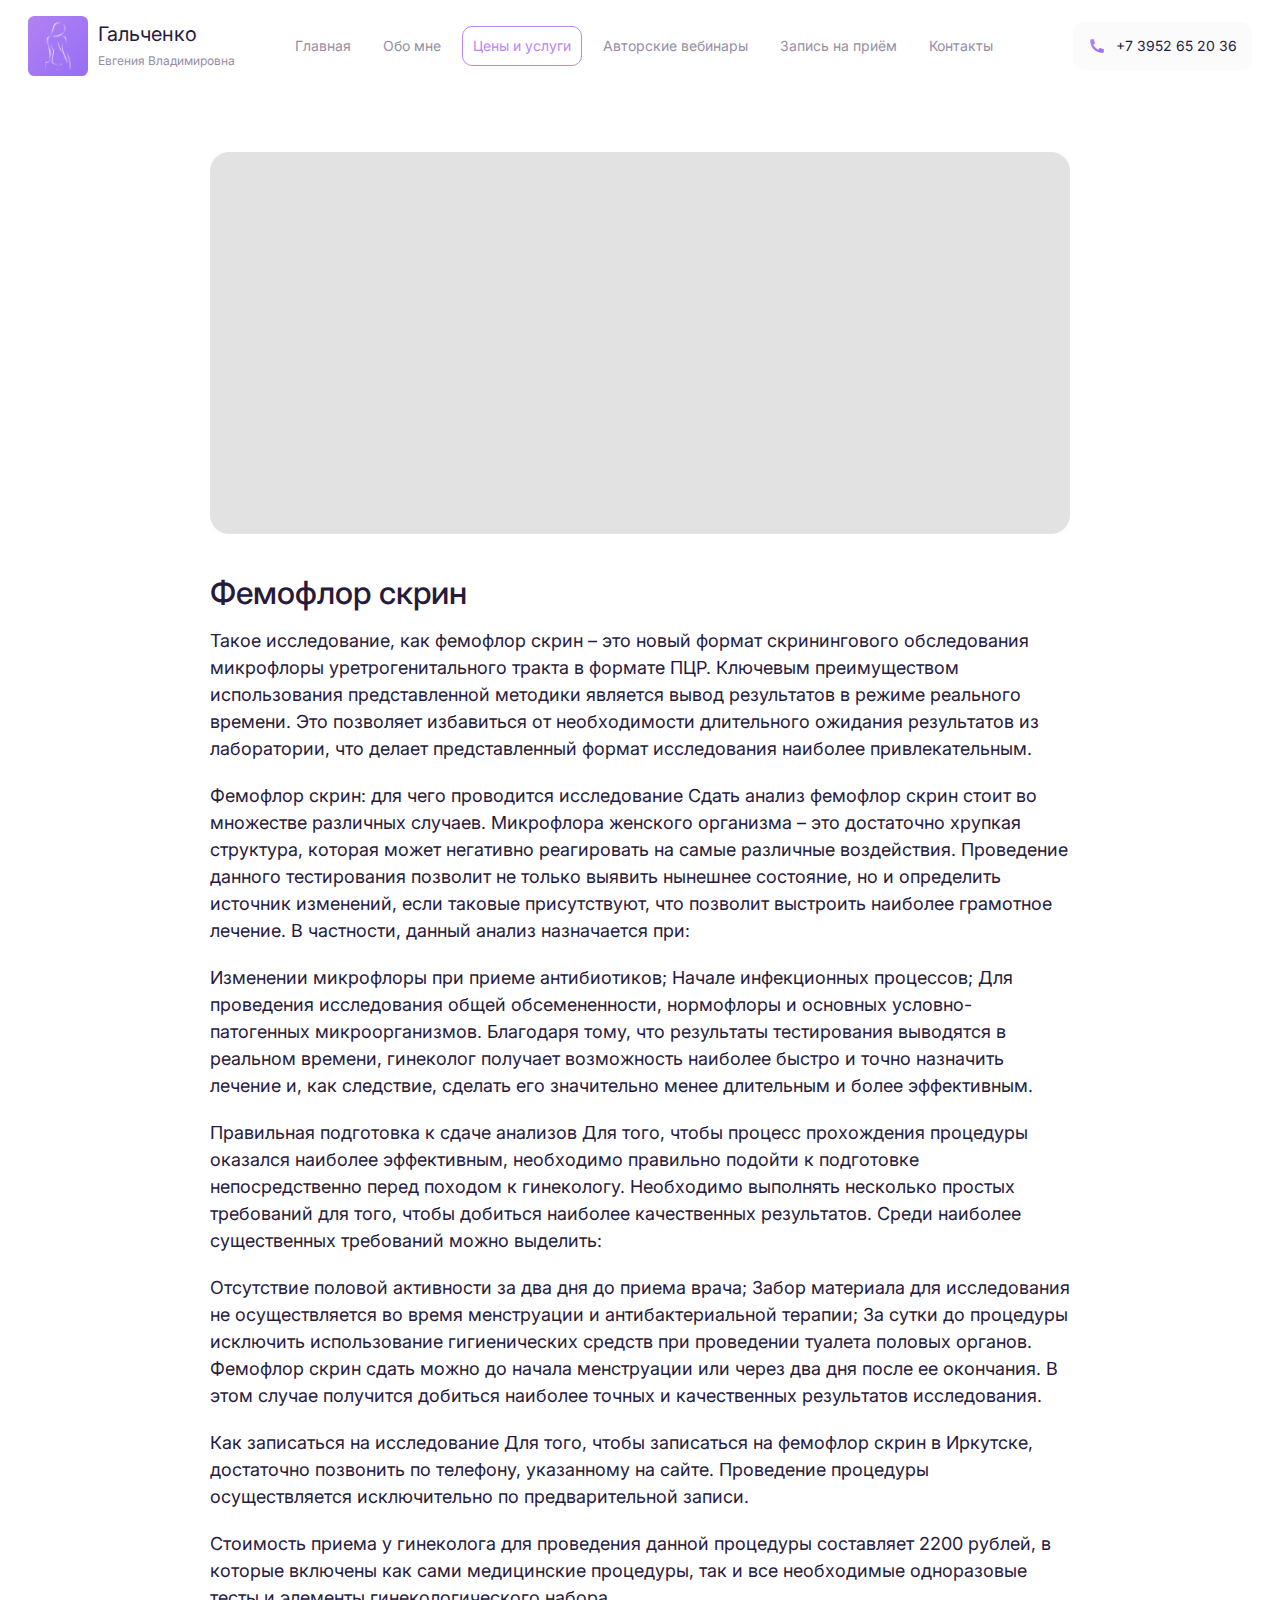
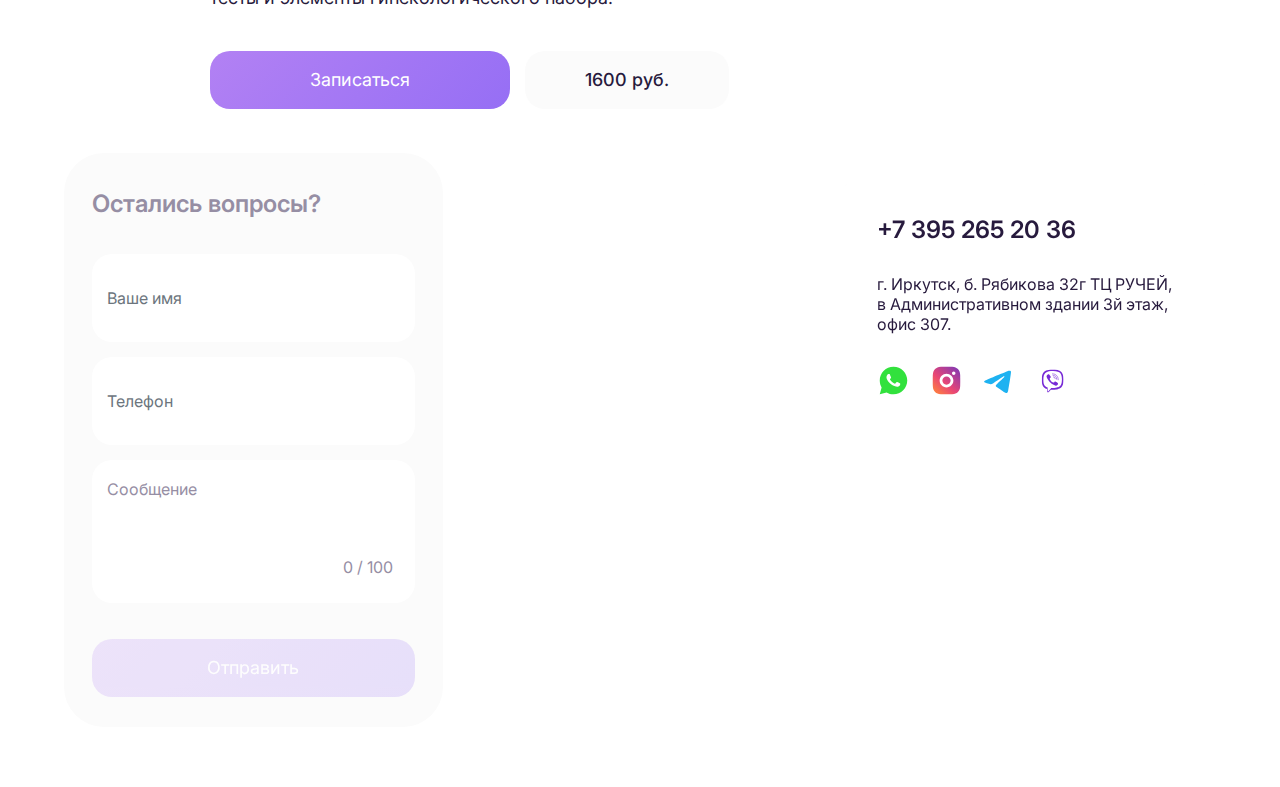
<file: price-inner.html>
<!DOCTYPE html>
<html lang="en">
<head>
  <meta charset="UTF-8">
  <meta name="viewport" content="width=device-width, initial-scale=1" />
  <script src="https://api-maps.yandex.ru/2.1/?lang=ru_RU&amp;apikey=ee9465a5-54a8-4bc2-9658-3f7c60fb94fd" type="text/javascript"></script>

  <title>Title</title>
  <link rel="stylesheet" href="css/bootstrap.min.css">
  <link rel="stylesheet" href="css/main.css">
  <link rel="stylesheet" href="css/media.css">
</head>
<body>
<!--- Start header --->
<header>
  <nav class="navbar navbar-expand-lg">
    <div class="container-fluid">
      <a class="navbar-brand d-flex align-items-center" href="#"><img src="images/logo.svg" alt="logo">

        <p class="d-flex flex-column"> <span >Гальченко</span>
          Евгения Владимировна
        </p>

      </a>
      <button class="navbar-toggler" type="button" data-bs-toggle="collapse" data-bs-target="#navbarSupportedContent" aria-controls="navbarSupportedContent" aria-expanded="false" aria-label="Toggle navigation">
        <span class="navbar-toggler-icon"></span>
      </button>
      <div class="collapse navbar-collapse" id="navbarSupportedContent">
        <a class="navbar-brand d-flex align-items-center" href="#"><img src="images/logo-light.svg" alt="logo">

          <p class="d-flex flex-column"> <span>Гальченко</span>
            Евгения Владимировна
          </p>

        </a>
        <ul class="navbar-nav me-auto mb-2 mb-lg-0">
          <li class="nav-item">
            <a class="nav-link " aria-current="page" href="#">Главная</a>
          </li>
          <li class="nav-item">
            <a class="nav-link " href="about.html">Обо мне</a>
          </li>
          <li class="nav-item">
            <a class="nav-link active" href="price-list.html">Цены и услуги</a>
          </li>
          <li class="nav-item">
            <a class="nav-link" href="webinar.html">Авторские вебинары</a>
          </li>
          <li class="nav-item">
            <a class="nav-link" href="appointment.html">Запись на приём</a>
          </li>
          <li class="nav-item">
            <a class="nav-link" href="contacts.html">Контакты</a>
          </li>
        </ul>
        <a href="tel:+7 3952 65 20 36" class="header-phone d-flex align-items-center justify-content-center text-decoration-none"><img src="images/phone-icon.svg" alt="">+7 3952 65 20 36</a>
        <a href="" class="btn btn-primary">Записаться</a>
      </div>
    </div>
  </nav>
</header>
<!--- End header --->

<!--- Start Price Inner Page content --->
<main class="price-page">
  <!--- Start inner section ---->
  <section class="price-inner">
    <div class="container">
      <div class="row">
        <div class="price-content">
          <img src="images/slider.webp" alt="">
          <h2 class="price-inner-title">
            Фемофлор скрин
          </h2>
          <p>
            Такое исследование, как фемофлор скрин – это новый формат скринингового обследования микрофлоры уретрогенитального тракта в формате ПЦР. Ключевым преимуществом использования представленной методики является вывод результатов в режиме реального времени. Это позволяет избавиться от необходимости длительного ожидания результатов из лаборатории, что делает представленный формат исследования наиболее привлекательным.

          </p>
          <p>

            Фемофлор скрин: для чего проводится исследование
            Сдать анализ фемофлор скрин стоит во множестве различных случаев. Микрофлора женского организма – это достаточно хрупкая структура, которая может негативно реагировать на самые различные воздействия. Проведение данного тестирования позволит не только выявить нынешнее состояние, но и определить источник изменений, если таковые присутствуют, что позволит выстроить наиболее грамотное лечение. В частности, данный анализ назначается при:

          </p>
          <p>
            Изменении микрофлоры при приеме антибиотиков;
            Начале инфекционных процессов;
            Для проведения исследования общей обсемененности, нормофлоры и основных условно-патогенных микроорганизмов.
            Благодаря тому, что результаты тестирования выводятся в реальном времени, гинеколог получает возможность наиболее быстро и точно назначить лечение и, как следствие, сделать его значительно менее длительным и более эффективным.

          </p>
          <p>Правильная подготовка к сдаче анализов
            Для того, чтобы процесс прохождения процедуры оказался наиболее эффективным, необходимо правильно подойти к подготовке непосредственно перед походом к гинекологу. Необходимо выполнять несколько простых требований для того, чтобы добиться наиболее качественных результатов. Среди наиболее существенных требований можно выделить:
          </p>
          <p>
            Отсутствие половой активности за два дня до приема врача;
            Забор материала для исследования не осуществляется во время менструации и антибактериальной терапии;
            За сутки до процедуры исключить использование гигиенических средств при проведении туалета половых органов.
            Фемофлор скрин сдать можно до начала менструации или через два дня после ее окончания. В этом случае получится добиться наиболее точных и качественных результатов исследования.

          </p>
          <p>Как записаться на исследование
            Для того, чтобы записаться на фемофлор скрин в Иркутске, достаточно позвонить по телефону, указанному на сайте. Проведение процедуры осуществляется исключительно по предварительной записи.
          </p>
          <p>
            Стоимость приема у гинеколога для проведения данной процедуры составляет 2200 рублей, в которые включены как сами медицинские процедуры, так и все необходимые одноразовые тесты и элементы гинекологического набора.
          </p>
          <div class="price-actions d-flex">
            <button class="btn btn-primary">Записаться</button>
            <button class="btn btn-dark">1600 руб.</button>
          </div>
        </div>
      </div>


    </div>
  </section>

  <!--- End inner section ---->
</main>
<!--- End Price Inner Page content --->

<!--- Start footer --->
<footer>
  <div class="container-fluid">
    <div class="row">
      <div class="col-md-4">
        <form class="row g-3">
          <div class="col-12  m-0">
            <h4>Остались вопросы?</h4>
          </div>
          <div class="col-12 m-0">
            <input type="text" class="form-control" id="name" placeholder="Ваше имя">
          </div>
          <div class="col-12 m-0">
            <input type="tel" class="form-control" id="phone" placeholder="Телефон">
          </div>
          <div class="col-12 m-0 position-relative">
            <textarea name="text" id="text" placeholder="Сообщение" class="w-100"></textarea>
            <span class="pull-right label label-default" id="count_message"></span>
          </div>

          <div class="col-12 m-0">
            <button type="submit" class="btn btn-primary disabled">Отправить</button>
          </div>
        </form>
      </div>
      <div class="col-md-8 position-relative">
        <div id="map"></div>
        <div class="contact-info">
          <h2 class="contact-title">+7 395 265 20 36</h2>
          <p>г. Иркутск, б. Рябикова 32г
            ТЦ РУЧЕЙ, в Административном здании
            3й этаж, офис 307.</p>
          <div class="socials d-flex">
            <a href="" class="social-item"><img src="images/whatsapp.svg" alt="whatsapp"></a>
            <a href="" class="social-item"><img src="images/instagram.svg" alt="instagram"></a>
            <a href="" class="social-item"><img src="images/tg.svg" alt="tg"></a>
            <a href="" class="social-item"><img src="images/viber.svg" alt="viber"></a>

          </div>
        </div>
      </div>
    </div>
  </div>
</footer>
<!--- End footer --->


<script src="js/bootstrap.bundle.min.js"></script>
<script src="js/jquery-3.7.1.min.js"></script>
<script src="js/main.js"></script>
</body>
</html>
</file>
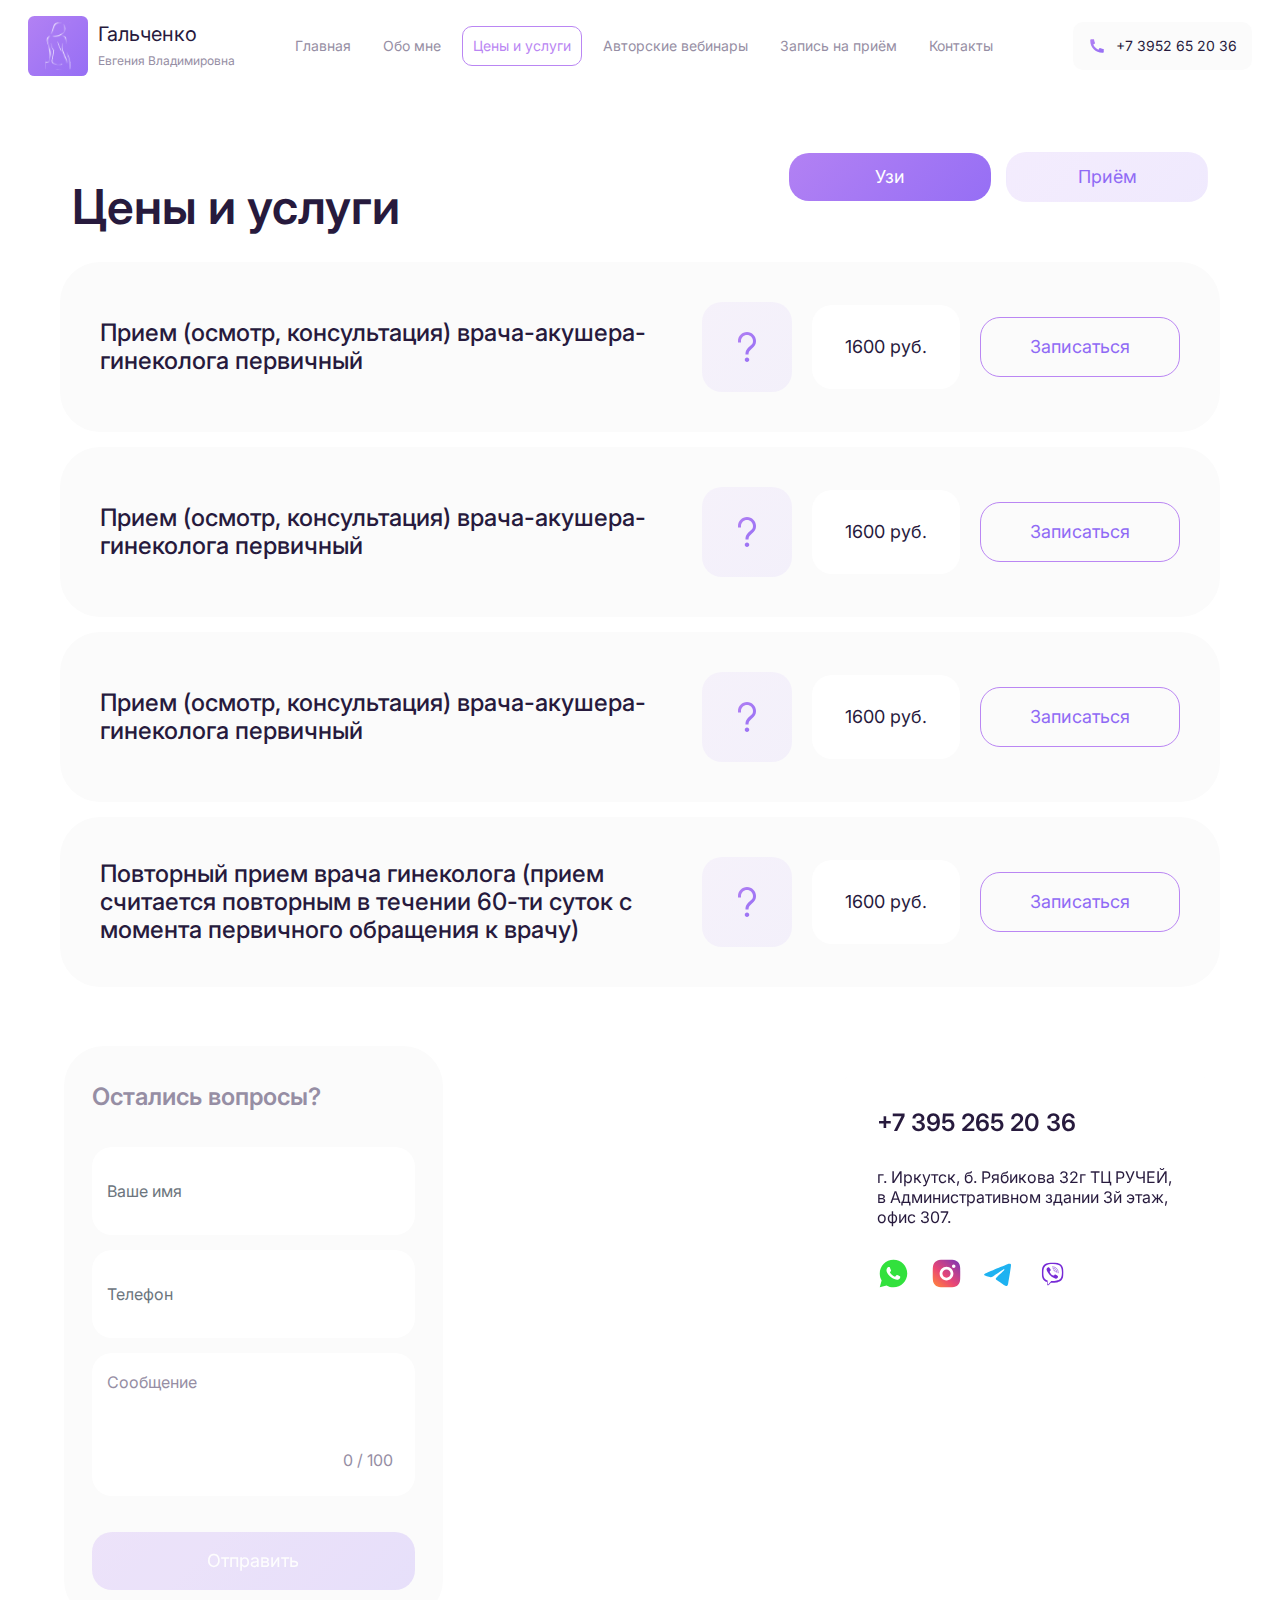
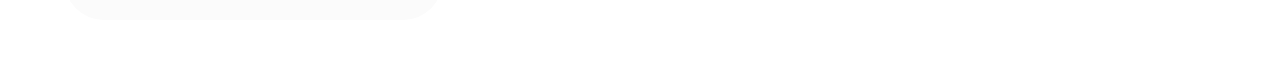
<file: price-list.html>
<!DOCTYPE html>
<html lang="en">
<head>
    <meta charset="UTF-8">
    <meta name="viewport" content="width=device-width, initial-scale=1" />
    <script src="https://api-maps.yandex.ru/2.1/?lang=ru_RU&amp;apikey=ee9465a5-54a8-4bc2-9658-3f7c60fb94fd" type="text/javascript"></script>

    <title>Title</title>
    <link rel="stylesheet" href="css/bootstrap.min.css">
    <link rel="stylesheet" href="css/main.css">
    <link rel="stylesheet" href="css/media.css">
</head>
<body>
<!--- Start header --->
<header>
    <nav class="navbar navbar-expand-lg">
        <div class="container-fluid">
            <a class="navbar-brand d-flex align-items-center" href="#"><img src="images/logo.svg" alt="logo">

                <p class="d-flex flex-column"> <span >Гальченко</span>
                    Евгения Владимировна
                </p>

            </a>
            <button class="navbar-toggler" type="button" data-bs-toggle="collapse" data-bs-target="#navbarSupportedContent" aria-controls="navbarSupportedContent" aria-expanded="false" aria-label="Toggle navigation">
                <span class="navbar-toggler-icon"></span>
            </button>
            <div class="collapse navbar-collapse" id="navbarSupportedContent">
                <a class="navbar-brand d-flex align-items-center" href="#"><img src="images/logo-light.svg" alt="logo">

                    <p class="d-flex flex-column"> <span>Гальченко</span>
                        Евгения Владимировна
                    </p>

                </a>
                <ul class="navbar-nav me-auto mb-2 mb-lg-0">
                    <li class="nav-item">
                        <a class="nav-link " aria-current="page" href="#">Главная</a>
                    </li>
                    <li class="nav-item">
                        <a class="nav-link " href="about.html">Обо мне</a>
                    </li>
                    <li class="nav-item">
                        <a class="nav-link active" href="price-list.html">Цены и услуги</a>
                    </li>
                    <li class="nav-item">
                        <a class="nav-link" href="webinar.html">Авторские вебинары</a>
                    </li>
                    <li class="nav-item">
                        <a class="nav-link" href="appointment.html">Запись на приём</a>
                    </li>
                    <li class="nav-item">
                        <a class="nav-link" href="contacts.html">Контакты</a>
                    </li>
                </ul>
                <a href="tel:+7 3952 65 20 36" class="header-phone d-flex align-items-center justify-content-center text-decoration-none"><img src="images/phone-icon.svg" alt="">+7 3952 65 20 36</a>
                <a href="" class="btn btn-primary">Записаться</a>
            </div>
        </div>
    </nav>
</header>
<!--- End header --->

<!--- Start Price List Page content --->
<main class="price-page">
    <!--- Start price section ---->
    <section class="price-list">
        <div class="container-fluid">
            <div class="row">
                <div class="col-12 d-flex flex-wrap justify-content-between align-items-center">
                    <h1>Цены и услуги</h1>
                    <div class="action-btns d-flex align-items-center">
                        <button class="btn btn-primary">Узи</button>
                        <button class="btn btn-primary-opacity">Приём</button>
                    </div>
                </div>
            </div>
            <div class="row">
                <div class="col-12 price d-flex justify-content-between align-items-center  ">
                    <h2 class="price-title">Прием (осмотр, консультация) врача-акушера-гинеколога первичный</h2>
                    <div class="price-info d-flex align-items-center">
                        <div class="price-img">
                            <img src="images/question.svg" alt="q">
                        </div>
                        <div class="price-value">1600 руб.</div>
                        <button class="btn btn-outline-primary">Записаться</button>
                    </div>
                </div>
                <div class="col-12 price d-flex justify-content-between align-items-center  ">
                    <h2 class="price-title">Прием (осмотр, консультация) врача-акушера-гинеколога первичный</h2>
                    <div class="price-info d-flex align-items-center">
                        <div class="price-img">
                            <img src="images/question.svg" alt="q">
                        </div>
                        <div class="price-value">1600 руб.</div>
                        <button class="btn btn-outline-primary">Записаться</button>
                    </div>
                </div>
                <div class="col-12 price d-flex justify-content-between align-items-center  ">
                    <h2 class="price-title">Прием (осмотр, консультация) врача-акушера-гинеколога первичный</h2>
                    <div class="price-info d-flex align-items-center">
                        <div class="price-img">
                            <img src="images/question.svg" alt="q">
                        </div>
                        <div class="price-value">1600 руб.</div>
                        <button class="btn btn-outline-primary">Записаться</button>
                    </div>
                </div>
                <div class="col-12 price d-flex justify-content-between align-items-center  ">
                    <h2 class="price-title fw">Повторный прием врача гинеколога (прием считается повторным в течении 60-ти суток с момента первичного обращения к врачу)</h2>
                    <div class="price-info d-flex align-items-center">
                        <div class="price-img">
                            <img src="images/question.svg" alt="q">
                        </div>
                        <div class="price-value">1600 руб.</div>
                        <button class="btn btn-outline-primary">Записаться</button>
                    </div>
                </div>
            </div>
        </div>
    </section>
    <!--- End price section ---->
</main>
<!--- End Price List Page content --->

<!--- Start footer --->
<footer>
    <div class="container-fluid">
        <div class="row">
            <div class="col-md-4">
                <form class="row g-3">
                    <div class="col-12  m-0">
                        <h4>Остались вопросы?</h4>
                    </div>
                    <div class="col-12 m-0">
                        <input type="text" class="form-control" id="name" placeholder="Ваше имя">
                    </div>
                    <div class="col-12 m-0">
                        <input type="tel" class="form-control" id="phone" placeholder="Телефон">
                    </div>
                    <div class="col-12 m-0 position-relative">
                        <textarea name="text" id="text" placeholder="Сообщение" class="w-100"></textarea>
                        <span class="pull-right label label-default" id="count_message"></span>
                    </div>

                    <div class="col-12 m-0">
                        <button type="submit" class="btn btn-primary disabled">Отправить</button>
                    </div>
                </form>
            </div>
            <div class="col-md-8 position-relative">
                <div id="map"></div>
                <div class="contact-info">
                    <h2 class="contact-title">+7 395 265 20 36</h2>
                    <p>г. Иркутск, б. Рябикова 32г
                        ТЦ РУЧЕЙ, в Административном здании
                        3й этаж, офис 307.</p>
                    <div class="socials d-flex">
                        <a href="" class="social-item"><img src="images/whatsapp.svg" alt="whatsapp"></a>
                        <a href="" class="social-item"><img src="images/instagram.svg" alt="instagram"></a>
                        <a href="" class="social-item"><img src="images/tg.svg" alt="tg"></a>
                        <a href="" class="social-item"><img src="images/viber.svg" alt="viber"></a>

                    </div>
                </div>
            </div>
        </div>
    </div>
</footer>
<!--- End footer --->


<script src="js/bootstrap.bundle.min.js"></script>
<script src="js/jquery-3.7.1.min.js"></script>
<script src="js/main.js"></script>
</body>
</html>
</file>
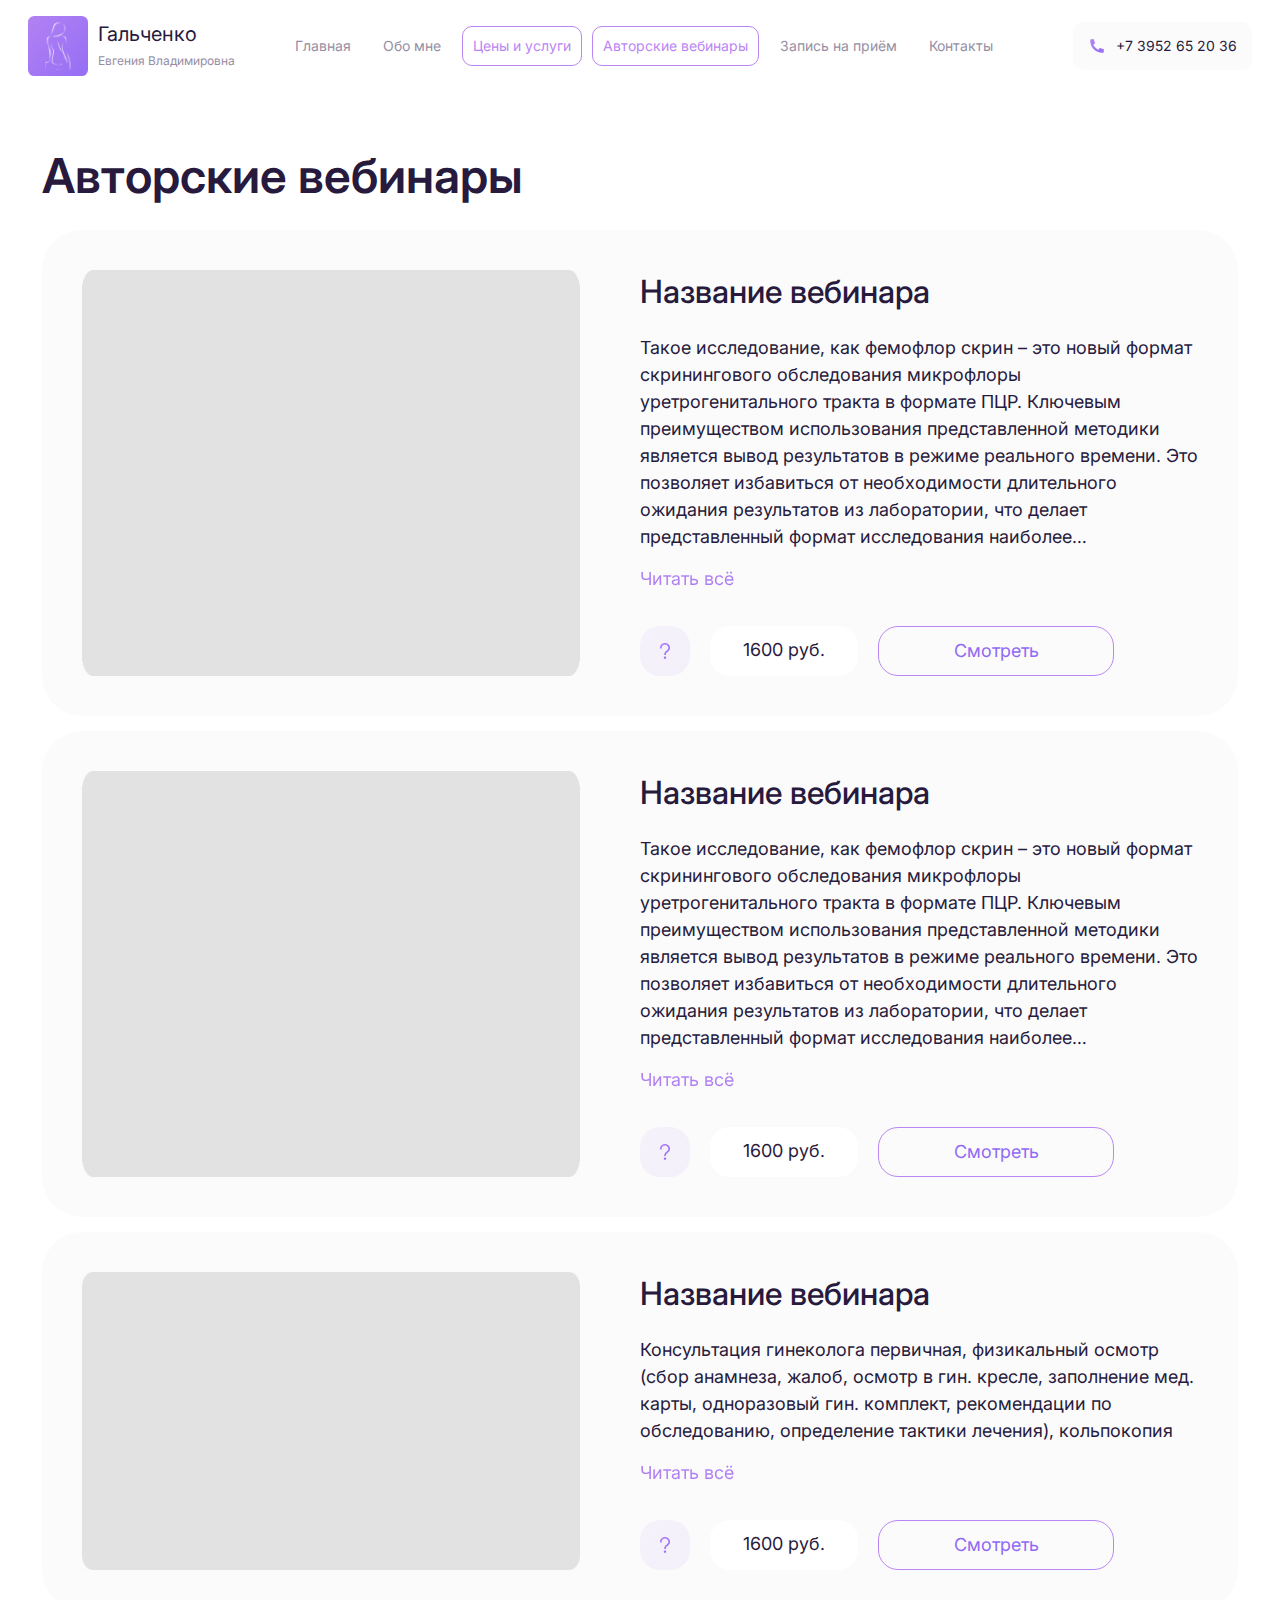
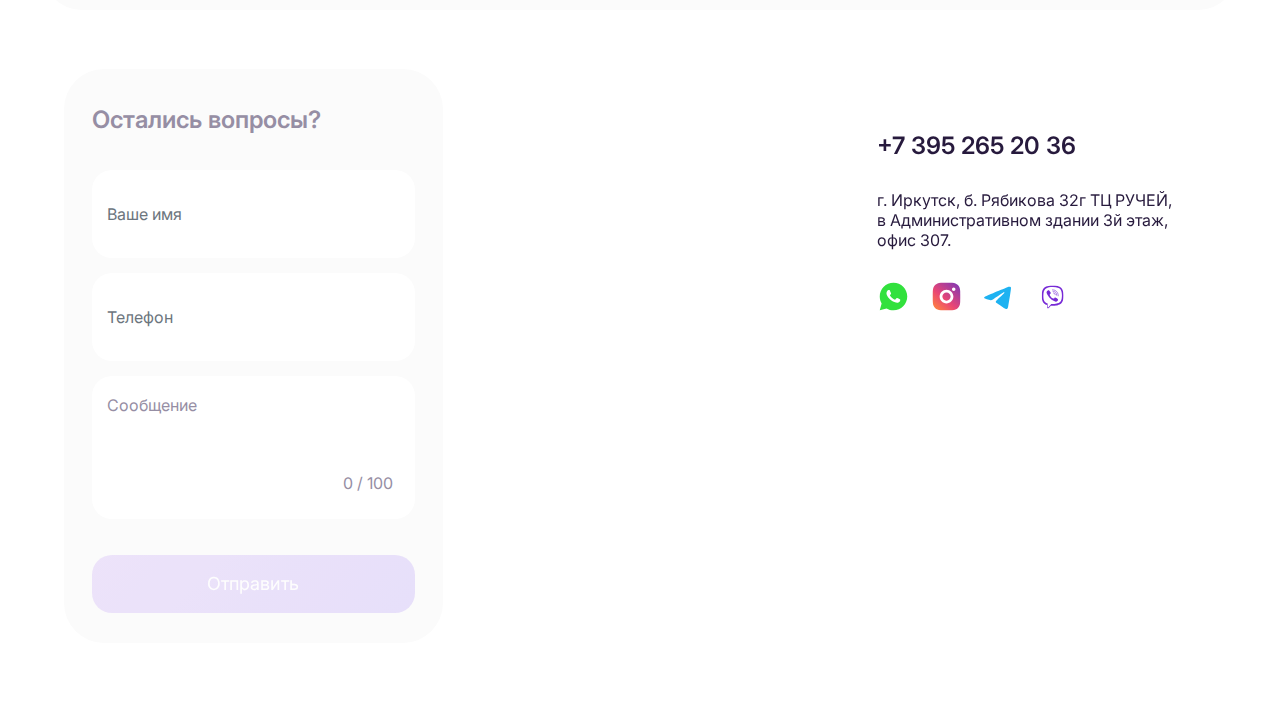
<file: webinar.html>
<!DOCTYPE html>
<html lang="en">
<head>
    <meta charset="UTF-8">
    <meta name="viewport" content="width=device-width, initial-scale=1" />
    <script src="https://api-maps.yandex.ru/2.1/?lang=ru_RU&amp;apikey=ee9465a5-54a8-4bc2-9658-3f7c60fb94fd" type="text/javascript"></script>

    <title>Title</title>
    <link rel="stylesheet" href="css/bootstrap.min.css">
    <link rel="stylesheet" href="css/main.css">
    <link rel="stylesheet" href="css/media.css">
</head>
<body>
<!--- Start header --->
<header>
    <nav class="navbar navbar-expand-lg">
        <div class="container-fluid">
            <a class="navbar-brand d-flex align-items-center" href="#"><img src="images/logo.svg" alt="logo">

                <p class="d-flex flex-column"> <span >Гальченко</span>
                    Евгения Владимировна
                </p>

            </a>
            <button class="navbar-toggler" type="button" data-bs-toggle="collapse" data-bs-target="#navbarSupportedContent" aria-controls="navbarSupportedContent" aria-expanded="false" aria-label="Toggle navigation">
                <span class="navbar-toggler-icon"></span>
            </button>
            <div class="collapse navbar-collapse" id="navbarSupportedContent">
                <a class="navbar-brand d-flex align-items-center" href="#"><img src="images/logo-light.svg" alt="logo">

                    <p class="d-flex flex-column"> <span>Гальченко</span>
                        Евгения Владимировна
                    </p>

                </a>
                <ul class="navbar-nav me-auto mb-2 mb-lg-0">
                    <li class="nav-item">
                        <a class="nav-link " aria-current="page" href="#">Главная</a>
                    </li>
                    <li class="nav-item">
                        <a class="nav-link " href="about.html">Обо мне</a>
                    </li>
                    <li class="nav-item">
                        <a class="nav-link active" href="price-list.html">Цены и услуги</a>
                    </li>
                    <li class="nav-item">
                        <a class="nav-link active" href="webinar.html">Авторские вебинары</a>
                    </li>
                    <li class="nav-item">
                        <a class="nav-link" href="appointment.html">Запись на приём</a>
                    </li>
                    <li class="nav-item">
                        <a class="nav-link" href="contacts.html">Контакты</a>
                    </li>
                </ul>
                <a href="tel:+7 3952 65 20 36" class="header-phone d-flex align-items-center justify-content-center text-decoration-none"><img src="images/phone-icon.svg" alt="">+7 3952 65 20 36</a>
                <a href="" class="btn btn-primary">Записаться</a>
            </div>
        </div>
    </nav>
</header>
<!--- End header --->

<!--- Start Webinar Page content --->
<main class="webinar-page">
    <!--- Start webinar list section ---->
    <section class="webinar-list">
        <div class="container-fluid">
            <div class="row">
                <div class="col-12 d-flex justify-content-between align-items-center">
                    <h1>Авторские вебинары</h1>
                </div>
            </div>
            <div class="row">
                <div class="col-12">
                    <div class="webinar-item d-flex">
                        <div class="webinar-img">
                            <img src="images/slider.webp" alt="slider">
                        </div>
                        <div class="webinar-content">
                            <h2 class="webinar-title">Название вебинара</h2>
                            <p class="webinar-text">Такое исследование, как фемофлор скрин – это новый формат скринингового обследования микрофлоры уретрогенитального тракта в формате ПЦР. Ключевым преимуществом использования представленной методики является вывод результатов в режиме реального времени. Это позволяет избавиться от необходимости длительного ожидания результатов из лаборатории, что делает представленный формат исследования наиболее привлекательным.
                                Сдать анализ фемофлор скрин стоит во множестве...</p>
                            <a href="" class="read-more">Читать всё</a>
                            <div class="webinar-actions d-flex">
                                <div class="webinar-icon">
                                    <img src="images/question.svg" alt="q">
                                </div>
                                <div class="webinar-price">1600 руб.</div>
                                <button class="btn btn-outline-primary">Смотреть</button>
                            </div>
                        </div>
                    </div>
                </div>
                <div class="col-12">
                    <div class="webinar-item d-flex">
                        <div class="webinar-img">
                            <img src="images/slider.webp" alt="slider">
                        </div>
                        <div class="webinar-content">
                            <h2 class="webinar-title">Название вебинара</h2>
                            <p class="webinar-text">Такое исследование, как фемофлор скрин – это новый формат скринингового обследования микрофлоры уретрогенитального тракта в формате ПЦР. Ключевым преимуществом использования представленной методики является вывод результатов в режиме реального времени. Это позволяет избавиться от необходимости длительного ожидания результатов из лаборатории, что делает представленный формат исследования наиболее привлекательным.
                                Сдать анализ фемофлор скрин стоит во множестве...</p>
                            <a href="" class="read-more">Читать всё</a>
                            <div class="webinar-actions d-flex">
                                <div class="webinar-icon">
                                    <img src="images/question.svg" alt="q">
                                </div>
                                <div class="webinar-price">1600 руб.</div>
                                <button class="btn btn-outline-primary">Смотреть</button>
                            </div>
                        </div>
                    </div>
                </div>
                <div class="col-12">
                    <div class="webinar-item d-flex">
                        <div class="webinar-img">
                            <img src="images/slider.webp" alt="slider">
                        </div>
                        <div class="webinar-content">
                            <h2 class="webinar-title">Название вебинара</h2>
                            <p class="webinar-text">Консультация гинеколога первичная, физикальный осмотр
                                (сбор анамнеза, жалоб, осмотр в гин. кресле, заполнение мед.
                                карты, одноразовый гин. комплект, рекомендации по обследованию,
                                определение тактики лечения), кольпокопия</p>
                            <a href="" class="read-more">Читать всё</a>
                            <div class="webinar-actions d-flex">
                                <div class="webinar-icon">
                                    <img src="images/question.svg" alt="q">
                                </div>
                                <div class="webinar-price">1600 руб.</div>
                                <button class="btn btn-outline-primary">Смотреть</button>
                            </div>
                        </div>
                    </div>
                </div>
                </div>
        </div>
    </section>
    <!--- End webinar list section ---->
</main>
<!--- End Price List Page content --->

<!--- Start footer --->
<footer>
    <div class="container-fluid">
        <div class="row">
            <div class="col-md-4">
                <form class="row g-3">
                    <div class="col-12  m-0">
                        <h4>Остались вопросы?</h4>
                    </div>
                    <div class="col-12 m-0">
                        <input type="text" class="form-control" id="name" placeholder="Ваше имя">
                    </div>
                    <div class="col-12 m-0">
                        <input type="tel" class="form-control" id="phone" placeholder="Телефон">
                    </div>
                    <div class="col-12 m-0 position-relative">
                        <textarea name="text" id="text" placeholder="Сообщение" class="w-100"></textarea>
                        <span class="pull-right label label-default" id="count_message"></span>
                    </div>

                    <div class="col-12 m-0">
                        <button type="submit" class="btn btn-primary disabled">Отправить</button>
                    </div>
                </form>
            </div>
            <div class="col-md-8 position-relative">
                <div id="map"></div>
                <div class="contact-info">
                    <h2 class="contact-title">+7 395 265 20 36</h2>
                    <p>г. Иркутск, б. Рябикова 32г
                        ТЦ РУЧЕЙ, в Административном здании
                        3й этаж, офис 307.</p>
                    <div class="socials d-flex">
                        <a href="" class="social-item"><img src="images/whatsapp.svg" alt="whatsapp"></a>
                        <a href="" class="social-item"><img src="images/instagram.svg" alt="instagram"></a>
                        <a href="" class="social-item"><img src="images/tg.svg" alt="tg"></a>
                        <a href="" class="social-item"><img src="images/viber.svg" alt="viber"></a>

                    </div>
                </div>
            </div>
        </div>
    </div>
</footer>
<!--- End footer --->


<script src="js/bootstrap.bundle.min.js"></script>
<script src="js/jquery-3.7.1.min.js"></script>
<script src="js/main.js"></script>
</body>
</html>
</file>
<file: css/media.css>
@media screen and (max-width: 1800px){
    .time-item{
        width: calc(100%/2 - 15px);
    }
}
@media screen and (max-width: 1700px) {
    header .navbar-expand-lg .navbar-nav .nav-link{
        font-size: 16px;
        padding: 15px;
    }
    .navbar-nav{
        gap: 10px;
    }
    .navbar{
        padding-right: 24px;
    }
    .banner{
        padding-left: 60px;
        padding-right: 60px;
    }
    .banner img{
        max-width: 48%;
    }
    .banner-items{
        width: 100%;
        max-width: 900px;
        overflow: auto;
    }
    .banner-item{
        max-width: 100%;
        width: 100%;
        flex: 0 0 340px;
    }
}
@media screen and (max-width: 1440px) {
    .banner-items{
        max-width: 800px;
    }
    .banner{
        padding-top: 60px;
    }
    .banner-title, .webinar-page h1, .appointment h1{
        font-size: 60px;
        line-height: 60px;
    }
    .appointment,
    .webinar-page{
        padding-top: 60px;
    }
    .app-title{
        padding-top: 60px;
        font-size: 60px;
        line-height: 60px;

    }
    .app-text{
        margin-bottom: 100px;
    }
    .about-content h1, .about-page h2{
        font-size: 60px;
        line-height: 60px;
        margin-top: auto;
    }
    .about-content{
        min-height: unset;
        height: 100%;
        display: flex;
        flex-direction: column;
    }
    .about-content h4{
        margin-bottom: 100px;

    }
    .about img{
        height: 100%;
        object-fit: cover;
        border-radius: 40px;
    }
    .about-item{
        padding: 40px;
        margin-bottom: 30px;
    }
    .card-text{
        font-size: 16px;
    }
    .faq h1, .price-list h1{
        font-size: 60px;
        line-height: 60px;
    }
    .faq .accordion-button{
        font-size: 28px;
        line-height: 30px;
    }
    footer form{
        padding: 40px;
    }
    .navbar-brand p{
        font-size: 15px;
    }
    .about-content p{
        font-size: 20px;
        line-height: 24px;
    }
    header .navbar-expand-lg .navbar-nav .nav-link {
        font-size: 14px;
        padding: 10px;
    }
    .header-phone{
        font-size: 14px;
        padding: 15px;
    }
    .price-title{
        font-size: 24px;
        line-height: 28px;
    }
    .price{
        padding: 40px;
        gap: 20px;
        margin-bottom: 15px;
    }
    .price-list .action-btns .btn{
        padding: 15px 30px;
        font-size: 18px;
        line-height: 18px;
    }
    .price-value{
        font-size: 18px;
        line-height: 18px;
    }
    .price-list{
        padding-top: 60px;
    }
    .webinar-img{
        max-width: 50%;
    }
    .webinar-content{
        max-width: 50%;
    }
    .webinar-item{
        padding: 40px;
    }
    .time-item {
        width: 100%;
    }
    .appointment{
        padding-left: 30px;
        padding-right: 30px;
    }
}
@media screen and (max-width: 1300px){
    .app-content img {
        height: auto;
    }
    .banner-title, .app-title, .about-content h1,
    .faq h1, .about-page h2, .price-list h1, .webinar-page h1,.appointment h1{
        font-size: 48px;
        line-height: 48px;
    }
    .banner img {
        max-width: 41%;
    }
    .btn-primary, .btn-outline-primary  {
        font-size: 18px;
        line-height: 18px;
        width: 300px;
        padding: 20px 30px;
        font-weight: 400;
    }
    .about-content h4{
        margin-bottom: 60px;
    }
    .about-item{
        width: calc(100%/2 - 30px);
        max-width: 100%;
        margin-bottom: 0;
    }
    .about-list{
        flex-wrap: wrap;
        margin-bottom: 30px;
    }
    .carousel-item{
        height: 600px;
    }
    .faq{
        padding-top: 60px;
    }
    .accordion-body{
        font-size: 16px;
        line-height: 20px;
    }
    .accordion-item{
        padding: 40px;
    }
    footer form h4{
        font-size: 24px;
    }
    footer form{
        padding: 30px 20px;
    }
    footer form .form-control{
        padding: 15px;
        font-size: 16px;
    }
    footer form textarea{
        padding: 15px;
        font-size: 16px;
    }
    .navbar-brand img{
        width: 60px;
    }
    .navbar-brand p{
        font-size: 12px;
    }
    .navbar-brand span{
        font-size: 20px;
    }
    .about-page .about-content p{
        font-size: 18px;
        line-height: 20px;
    }
    .navbar {
        padding-right: 16px;
        padding-left: 16px;
    }
    .price-info .btn-outline-primary{
        width: 200px;
    }
    .webinar-price{
        font-size: 18px;
        line-height: 18px;
        padding-top: 15px;
        padding-bottom: 15px;
    }
    .webinar-actions .btn-outline-primary{
        padding-top: 15px;
        padding-bottom: 15px;
    }
    .webinar-icon{
        width: 50px;
        height: 50px;
    }
    .webinar-icon img{
        width: 10px;
    }
    .webinar-text{
        padding-right: 0;
    }
    .webinar-item{
        height: auto;
    }
    .webinar-page{
        padding-left: 30px;
        padding-right: 30px;
    }
    .appointment-form{
        padding: 30px;
    }
    .appointment-form .form-col{
        width: 100%;
    }
    .appointment-time{
        padding: 30px;
    }
    .appointment-form h2, .datepicker-switch{
        font-size: 24px;
        line-height: 28px;
    }
    .contact-info{
        max-width: 360px;
        padding: 30px;
    }
    .contact-title{
        font-size: 24px;
        line-height: 28px;
    }
    .contact-info p{
        font-size: 16px;
        line-height: 20px;
    }
}
@media screen and (max-width: 1100px) {
    .appointment-left{
        max-width: 100%;
        height: auto;
    }
    .appointment-right{
        max-width: 100%;
        height:auto;
    }
    .appointment-block{
        flex-wrap: wrap;
    }
}
@media screen and (max-width: 990px) {
    .navbar-toggler{
        background: linear-gradient(132.8deg, #BA86F3 -27.59%, #8F6AF5 124.66%);
        width: 32px;
        height: 32px;
        border-radius: 100%;
        padding: 0;
    }
    .navbar-toggler-icon{
        background: url('../images/mobile-menu.svg') no-repeat center;
    }
    header .btn-primary{
        display: block;
        max-width: 330px;
        width: 100%;
        padding: 15px;
        font-size: 18px;
        line-height: 18px;
    }
    header .navbar-expand-lg .navbar-nav .nav-link.active, header .navbar-expand-lg .navbar-nav .nav-link:hover{
        border: none;

    }
    .navbar-nav{
        margin-top: 40px;
        gap: 25px;
        margin-bottom: 140px!important;
    }
    .header-phone{
        max-width: 330px;
        width: 100%;
        padding: 15px;
        font-size: 18px;
        line-height: 18px;
        margin-bottom: 15px;
    }
    header .navbar-expand-lg .navbar-nav .nav-link{
        font-size: 18px;
        line-height: 18px;
    }
    .navbar-collapse{
        background: url('../images/mobile-bg.svg') no-repeat;
        background-position: right 83%;
    }
    .navbar-toggler:focus{
        box-shadow: none;
    }
    .banner-title, .app-title, .about-content h1, .faq h1, .about-content h2, .price-list h1,
    .webinar-page h1, .appointment h1{
        font-size: 32px ;
        line-height: 35px;
        margin-bottom: 15px;
    }
    .price-title{
        font-weight: 400 ;
    }
    .banner-text{
        font-size: 16px;
        margin-bottom: 30px;
    }
    .banner-item p{
        font-size: 14px;
        line-height: 18px;
    }
    .banner-item{
        height: 141px;
        min-height: unset;
        padding: 15px;
    }
    .banner-icon{
        width: 24px;
        height: 24px;
        background-size: 100% 100%;
        margin-bottom: 15px;
        background-repeat: no-repeat;
    }
    .banner {
        padding-left: 30px;
        padding-right: 30px;
    }
    .price-list{
        padding-left: 30px;
        padding-right: 30px;
        padding-top: 30px;
    }
    .banner-item{
        flex: 0 0 200px;
    }
    .app {
        padding: 60px 30px 0;
    }

    .app-content{
        padding-left: 30px;
    }
    .app-title{
        padding-top: 30px;
    }
    .action-btns{
        margin-bottom: 0;
    }
    .app-text{
        font-size: 16px;
        line-height: 20px;
        margin-bottom: 30px;
    }
    .about{
        padding: 30px;
    }
    .about-content{
        padding: 30px;
    }
    .carousel-item {
        height: 400px;
    }
    .faq{
        padding: 30px;
    }
    .faq .accordion-button{
        font-size: 24px;
        line-height: 28px;
    }
    .accordion-item {
        padding: 30px;
    }
    footer{
        padding-left: 30px;
        padding-right: 30px;
    }
    .banner-items {
        max-width: 500px;
    }
    .price{
        flex-wrap: wrap;
    }
    .price-title{
        max-width: 100%;
    }
    .price-list h1{
        width: 100%;
        margin-bottom: 30px;
    }
    .price-list .action-btns{
        margin-bottom: 30px;
    }
    .webinar-title{
        font-size: 24px;
        line-height: 28px;
    }
    .webinar-item{
        flex-wrap: wrap;
    }
    .webinar-img, .webinar-content{
        max-width: 100%;
    }
    .webinar-text{
        font-size: 16px;
        line-height: 20px;
        color: #968EA4;
    }
    .datepicker-switch, .datepicker .prev, .datepicker .next{
        font-size: 16px;
        line-height: 16px;
        padding-bottom: 15px;

    }
    .datepicker th.dow{
        font-size: 11px;
        line-height: 11px;
        width: 38px;

    }
    .datepicker td.day{
        width: 38px;
        height: 38px;
        font-size: 14px;
        line-height: 14px;
    }
    .datepicker table{
        border-spacing: 7px;
    }
    .appointment-photo{
        display: none;
    }
    .appointment-title{
        font-size: 18px;
        line-height: 18px;
        margin-bottom: 16px;
    }
    .appointment-left{
        background: transparent;
    }
    .time-item, .appointment-select{
        font-size: 16px;
        line-height: 16px;
    }
}
@media screen and (max-width: 767px){
    .banner img {
        position: relative;
        max-width: 369px;
        right: auto;
    }
    .banner{
        padding-right: 0;
        padding-top: 30px;
    }
    .banner .btn-primary {
        margin-bottom: 15px;
        position: absolute;
        bottom: 0;
        z-index: 9;
    }
    .banner-items{
        position: absolute;
        right: 0;
        bottom: 370px;
        max-width: unset;
        justify-content: flex-end;
    }
    .banner-text{
        margin-bottom: 180px;
    }
    .app-content img{
        width: 360px;
        margin: 0 auto;
    }
    .card-title{
        font-size: 32px;
        line-height: 32px;
        margin-bottom: 15px;
    }
    .about-item{
        padding: 30px;
        width: 100%;
    }
    .about-content{
        margin-top: 30px;
        background: none;
        padding: 0;
        margin-bottom: 0;
    }
    .about-content h4{
        display: none;
    }

    .about-content h1{
        margin-top: 0;
    }
    .about-content p{
        font-size: 16px ;
        line-height: 20px;
    }
    footer form{
        padding: 0;
        background: transparent;
    }
    footer form .form-control, footer form textarea{
        background: #FBFBFB;
        padding: 30px;
    }
    .about-page .about-content{
        height: auto;
    }
    .about-page .about img{
        height: auto;
        object-fit: contain;
    }
    .about-row{
        gap: 30px;
    }
    .about-row .carousel{
        height: 400px;
    }
    .about-page .about .carousel img {
        height: 400px;
        object-fit: unset;
    }
    .about-page .about-content p{
        font-size: 16px;
        line-height: 20px;
    }
    #map{
        margin-top: 30px;
        height: 400px;
    }
    .contact-info{
        position: relative;
        padding-bottom: 0;
    }
    .contact-title {
        font-size: 24px;
        line-height: 24px;
        font-weight: 400;
        margin-bottom: 15px;
    }
    .contact-info p{
        font-size: 14px;
        line-height: 19px;
    }

}
@media screen and (max-width: 660px) {
    .banner-items{
        max-width: 400px;
        justify-content: flex-start;
        overflow: auto;

    }
    .navbar-brand{
        display: none!important;
    }
    .navbar{
        padding: 0;
    }
    .navbar-toggler{
        position: absolute;
        right: 15px;
        top: 15px;
        z-index: 1;
    }
    .navbar-collapse{
        padding-top: 15px;
    }
    .navbar-collapse   .navbar-brand{
        display: flex!important;
    }
    .navbar-brand span {
        font-size: 18px;
    }
    .navbar-brand img {
        width: 76px;
    }

    .app-content{
        background: transparent;
        padding: 0;
    }
    .banner{
        background: transparent;
        padding-left: 18px;
    }
    .about{
        padding: 15px 3px;
    }

    .price-list{
        padding-left: 18px;
        padding-right: 18px;
    }
    .carousel-item{
        height: 330px;
    }
    .faq{
        padding: 45px 3px 15px;
    }
    footer {
        padding-left: 15px;
        padding-right: 15px;
    }
    .banner .btn-primary{
        width: 330px;
    }
    .app-title {
        padding-top:0
    }
    .app{
        border-bottom: 1px solid #EFEFEF
    }
    .price-info .btn-outline-primary{
        width: 100%;
    }
    .price-info{
        flex-wrap: wrap;
        width: 100%;
        position: relative;
    }
    .price{
        padding: 30px;
    }
    .price-value{
        width: 100%;
        text-align: center;
        padding-top: 15px;
        padding-bottom: 15px;
    }
    .price-img{
        position: absolute;
        width: 18px;
        height: 18px;
        right: 15px;
        top: 15px;
        background: transparent;
    }
    .price-img img{
        width: 10px;

    }
    .price-title{
        margin-bottom: 30px;
    }
    .price-list .action-btns .btn{
        width: 142px;
    }
    .price-inner-title{
        font-size: 24px;
        line-height: 26px;
        margin-bottom: 15px;
        margin-top: 30px;
    }
    .price-inner p{
        font-size: 16px;
        line-height: 20px;
        color: #968EA4;
        padding-left: 15px;
        padding-right: 15px;
        margin-bottom: 30px;
    }
    .price-actions{
       flex-direction: column-reverse;
        padding-left: 15px;
        padding-right: 15px;
    }
    .price-inner .btn-primary{
        width: 100%;
    }
    .btn-dark{
        font-size: 18px;
        line-height: 18px;
        font-weight: 400;
    }
.price-inner{
    padding-left: 3px;
    padding-right: 3px;
}
.price-content .price-inner-title{
    padding-left: 15px;
    padding-right: 15px;
}
.webinar-actions{
    flex-wrap: wrap;
    position: relative;
}
    .webinar-price{
        width: 100%;
        text-align: center;
    }
    .webinar-actions .btn-outline-primary{
        width: 100%;
    }
    .webinar-icon{
        position: absolute;
        width: 18px;
        height: 18px;
        right: 15px;
        top: 15px;
        background: transparent;
    }
    .webinar-page{
        padding-top: 30px;
        padding-left: 3px;
        padding-right: 3px;
    }
    .webinar-item{
        padding: 0;
        background: transparent;
        gap: 10px;
    }
    .webinar-content{
        border-radius: 40px;
        background: #FBFBFB;
        padding: 30px;
    }
    .appointment-time{
        padding: 0;
        background: transparent;
    }
    .appointment{
        padding-top: 30px;
        padding-left: 3px;
        padding-right: 3px;
        padding-bottom: 60px;
    }
    .appointment-form{
        background: transparent;
        padding: 0;
    }
    .appointment-form .form-control{
        background: #FBFBFB;
    }
    .back{
        display: none;
    }
    .appointment-form h2{
        display: none;
    }
    footer{
        padding-left: 3px;
        padding-right: 3px;
    }
}
@media screen and (max-width: 480px){
    .banner-items{
        max-width: 340px;
    }
    .about-page .about-content{
        margin-top: 0;
    }
    .about-page .about{
        padding-top: 30px;
    }
    .about-page .about .carousel img{
        height: 192px;
        border-radius: 0;
    }
    .about-row .carousel {
        height: 192px;
    }
    .carousel-control-prev, .carousel-control-next{
        width: 32px;
        height: 32px;
    }
    .carousel-control-prev{
        left: 15px;
    }
    .carousel-control-next{
        right: 15px;
    }
}
</file>
<file: css/main.css>
/*---- Fonts -----*/
@font-face {
    font-family: "Inter";
    src: url("../fonts/Inter.ttf") format("truetype");
    font-display: swap;
}
/*---- Reset Css -----*/
img{
    max-width: 100%;
}
h1, h2, h3, h4, h5, h6, p{
    margin: 0;
    padding: 0;
}
a{
    text-decoration: none;
}
ul{
    padding: 0;

}
body{
    font-family: "Inter",sans-serif;
}
::placeholder {
    color: #968EA4;
    opacity: 1; /* Firefox */
}

::-ms-input-placeholder { /* Edge 12 -18 */
    color: #968EA4;
}

/*---- Buttons -----*/
.btn-primary{
    background: linear-gradient(132.8deg, #BA86F3 -27.59%, #8F6AF5 124.66%);
    color: #fff;
    padding: 30px 60px;
    font-size: 24px;
    line-height: 24px;
    font-weight: 500;
    border-radius: 20px;
    border: none;
}

.btn-outline-primary{
    border: 1px solid  #BA86F3 ;
    color: #8F6AF5;
    padding: 30px 60px;
    font-size: 24px;
    line-height: 24px;
    font-weight: 400;
    border-radius: 20px;
    width: 359px;
}
.btn-outline-primary:hover{
    background: linear-gradient(132.8deg, #BA86F3 -27.59%, #8F6AF5 124.66%);
    color: #fff;
}
.btn-primary-opacity{
    background: linear-gradient(132.8deg, rgba(186, 134, 243, 0.15) -27.59%, rgba(143, 106, 245, 0.15) 124.66%);
    color: #8F6AF5;
    padding: 30px 60px;
    font-size: 24px;
    line-height: 24px;
    font-weight: 400;
    border-radius: 20px;
    width: 359px;
}
.btn-dark{
    background: #FBFBFB;
    color: #271A3D;
    padding: 30px 60px;
    font-size: 18px;
    line-height: 18px;
    font-weight: 500;
    border-radius: 20px;
    border: none;
}
.btn-dark:hover{
    background: #FBFBFB;
    color: #271A3D;

}


.btn-primary.disabled{
    border: none;
    background: linear-gradient(132.8deg, rgba(186, 134, 243, 0.3) -27.59%, rgba(143, 106, 245, 0.3) 124.66%);
}

/*---- Header Css -----*/
.navbar{
    padding: 16px 48px 16px 24px;
}
.navbar-brand{
    padding: 0;
    gap: 10px;
    margin-right: 49px;
}
.navbar-nav{
    gap: 15px;
}
.navbar-brand p{
    color: #968EA4;
    font-size: 18px;
    line-height: 18px;
    font-weight: 400;
}
.navbar-brand span{
    color: #271A3D;
    font-size: 24px;
    line-height: 24px;
    font-weight: 400;
    margin-bottom: 6px;
}
header .navbar-expand-lg .navbar-nav .nav-link{
    color: #968EA4;
    font-size: 18px;
    line-height: 18px;
    font-weight: 400;
    padding: 15px 30px;
    border: 1px solid #fff;
}
header .navbar-expand-lg .navbar-nav .nav-link.active, header .navbar-expand-lg .navbar-nav .nav-link:hover{
    border: 1px solid #BA86F3;
    border-radius: 10px;
    color: #BA86F3;
}
.header-phone{
    gap: 10px;
    color: #271A3D;
    font-size: 18px;
    line-height: 18px;
    background: #FBFBFB;
    border-radius: 10px;
    padding: 15px 30px;
    white-space: nowrap;
}
header .btn-primary{
    display: none;
}
.navbar-collapse .navbar-brand{
    display: none!important;
}
/*---- Banner Css ----*/
.banner{
    background: #FBFBFB;
    position: relative;
    padding-left: 120px;
    padding-top: 120px;
}
.banner-title {
    font-size: 80px;
    line-height: 80px;
    font-weight: 600;
    color: #271A3D;
    margin-bottom: 30px;
}
.banner-text{
    color: #968EA4;
    font-size: 24px;
    line-height: 24px;
    font-weight: 400;
    margin-bottom: 60px;
}
.banner img{
    position: absolute;
    right: 0;
    bottom: 0;
    z-index: 1;
}
.banner .btn-primary{
    margin-bottom: 60px;
}
.banner-items{
    gap: 15px;
}
.banner-item{
    background: linear-gradient(132.8deg, rgba(186, 134, 243, 0.1) -27.59%, rgba(143, 106, 245, 0.1) 124.66%);
    border-top-right-radius: 20px;
    border-top-left-radius: 20px;
    padding: 30px;
    border: none;
    height: 100%;
    min-height: 250px;
    max-width: 340px;
    width: 340px;
}
.banner-icon{
    width: 40px;
    height: 40px;
    display: block;
    background: url('../images/banner-icon.svg');
    margin-bottom: 30px;
}
.banner-item p{
    color: #000;
    font-size: 24px;
    line-height: 31px;
    font-weight: 400;
}
.banner-item p span{
    font-weight: 600;
}
/*---- App Css ----*/
.app{
    padding: 60px 60px 0;
}
.app-content{
    background: #FBFBFB;
    border-radius: 40px;
    padding-left: 60px;
}
.app-content img{
    height: 100%;
}
.app-title{
    color: #271A3D;
    font-size: 80px;
    line-height: 88px;
    font-weight: 600;
    padding-top: 120px;
    margin-bottom: 30px;
}
.app-text{
    color: #968EA4;
    font-size: 24px;
    line-height: 33px;
    max-width: 473px;
    margin-bottom: 167px;
}
.action-btns{
    gap: 15px;
    align-items: flex-start;
    margin-bottom: 60px;
}
.app-img{
    position: absolute;
    right: 60px;
}
/*---- About Css ----*/
.about{
    padding: 30px 60px;
}
.about-content{
    background: #FBFBFB;
    border-radius: 40px;
    padding: 60px 73px 60px 60px;
    margin-bottom: 30px;
    min-height: 567px;
}

.about-content h4{
    font-size: 32px;
    line-height: 41px;
    color: #968EA4;
    font-weight: 600;
    margin-bottom: 175px;
}
.about-page .about-content{
    display: flex;
    flex-direction: column;
    justify-content: flex-end;
    margin-bottom: 0;
    height: 100%;
}
.about-page .about img{
    height: 100%;
}
.about-content h1{
    font-size: 80px;
    line-height: 88px;
    color: #271A3D;
    font-weight: 600;
    margin-bottom: 30px;
}
.about-content p{
    font-size: 24px;
    line-height: 24px;
    color: #968EA4;
    font-weight: 400;
}
.about-list{
    gap: 30px;
    margin-top: 30px;
}
.about-item{
    background: #FBFBFB;
    border-radius: 40px;
    padding: 60px 70px 60px 60px;
    max-width: 428px;
    width: 100%;
    border: none;
}

.card-title{
    background: linear-gradient(132.8deg, #BA86F3 -27.59%, #8F6AF5 124.66%);
    -webkit-background-clip: text;
    -webkit-text-fill-color: transparent;
    margin-bottom: 30px;
    font-size: 60px;
    line-height: 66px;
    font-weight: 600;
}
.about-item .card-body{
    padding: 0;
}
.card-text{
    font-size: 18px;
    line-height: 23px;
    color: #968EA4;
    font-weight: 400;

}
.carousel-control-prev{
    width: 48px;
    height: 48px;
    background: #271A3D26;
    left: 30px;
    top: 50%;
    transform: translateY(-50%);
    border-radius: 100%;
    color: #000000;
}
.carousel-control-prev-icon{
    background: url('../images/arrow-left.svg') no-repeat;
    background-position: center;
}
.carousel-control-next-icon{
    background: url('../images/arrow-right.svg') no-repeat;
    background-position: center;
}
.carousel-control-next{
    width: 48px;
    height: 48px;
    background: #271A3D26;
    right: 30px;
    top: 50%;
    transform: translateY(-50%);
    border-radius: 100%;
    color: #000000;
}
.carousel-item{
    height: 800px;
}
.about-page .carousel-item{
    height: 635px;
}
.about-page .carousel-item img{
    height: 100%;
    margin: 0 auto;
}
.carousel{
    border-radius: 40px;
}
.about-page h2{
    color: #271A3D;
    font-size: 48px;
    line-height: 52px;
    margin-bottom: 30px;

}
.about-page .about-content p{
    line-height: 36px;
}
.about-row{
    margin-bottom: 30px;
}

/*---- Faq Css ----*/
.faq{
    padding: 90px 60px 60px;
}
.faq h1{
    font-size: 80px;
    line-height: 88px;
    color: #271A3D;
    font-weight: 600;
    margin-bottom: 60px;
}
.accordion-item{
    background: #FBFBFB;
    padding: 60px;
    border: none;
    border-radius: 40px;
    margin-bottom: 30px;
}
.accordion-item:first-of-type{
    border-top-left-radius: 40px;
    border-top-right-radius: 40px;
}
.faq .accordion-button{
    background: transparent;
    color: #271A3D;
    font-size: 32px;
    line-height: 36px;
    font-weight: 500;
    padding: 0;
    border-bottom: 0;
    box-shadow: none;
}
.accordion-button:not(.collapsed)::after{
    background: url('../images/arrow-up.svg') no-repeat;
    transform: none;
}
.accordion-button::after{
    background: url('../images/arrow-up.svg') no-repeat;
    transform: rotate(90deg);
}
.accordion-body{
    padding: 0;
    margin-top: 30px;
    font-size: 20px;
    line-height: 28px;
    color: #271A3D;
}
.accordion-item:last-of-type{
    border-bottom-right-radius: 40px;
    border-bottom-left-radius: 40px;
}
/*---- Footer Css ----*/
footer{
    padding: 0 60px 60px;
}
footer form{
    background: #FBFBFB;
    border-radius: 40px;
    padding: 60px;
}

footer form h4{
    color: #968EA4;
    font-size: 32px;
    line-height: 41px;
    font-weight: 600;
    margin-bottom: 30px;
}

footer form  .form-control{
    height: 88px;
    background: #fff;
    border-radius: 20px;
    margin-bottom: 15px;
    border: none;
    padding: 30px;
    font-size: 20px;
    line-height: 28px;
    font-weight: 400;
    color: #968EA4;
    font-family: "Inter", sans-serif;
}
footer form  textarea{
    height: 143px;
    resize: none;
    background: #fff;
    border-radius: 20px;
    margin-bottom: 0;
    border: none;
    padding: 30px;
    font-size: 20px;
    line-height: 28px;
    font-weight: 400;
    color: #968EA4;
    font-family: "Inter", sans-serif;
}
.pull-right{
    position: absolute;
    display: block;
    bottom: 30px;
    right: 30px;
    color: #968EA4;
}
footer .btn-primary{
    margin-top: 30px;
    width: 100%;
}
/*---- Price List Css ----*/
.price-list{
    padding: 120px 60px 60px;
}
.price-list h1{
    font-size: 80px;
    line-height: 84px;
    color: #271A3D;
    font-weight: 600;
}
.price-list .action-btns .btn{
    width: 202px;
}
.price-info {
    gap: 20px;
}
.price-img{
    width: 90px;
    height: 90px;
    background: linear-gradient(132.8deg, rgba(186, 134, 243, 0.08) -27.59%, rgba(143, 106, 245, 0.08) 124.66%);
    border-radius: 20px;
    align-items: center;
    justify-content: center;
    display: flex;
}
.price-value{
    background: #fff;
    border-radius: 20px;
    padding: 33px;
    color: #271A3D;
    font-size: 24px;
    line-height: 24px;
    font-weight: 400;
    white-space: nowrap;
}
.price{
    background: #FBFBFB;
    padding: 60px;
    border-radius: 40px;
}
.price-title{
    color: #271A3D;
    font-size: 32px;
    line-height: 44px;
    font-weight: 500;
    max-width: 613px;
}
.price-title.fw{
   max-width: 1065px
}
.price-info .btn-outline-primary{
    width: 256px;
}
.price-inner{
    padding-top: 60px;
    padding-bottom: 60px;
}
.price-content{
    max-width: 885px;
    margin: 0 auto;
}
.price-inner-title{
    margin-top: 40px;
    margin-bottom: 15px;
    color: #271A3D;
    font-size: 32px;
    line-height: 38px;
    font-weight: 500;
}
.price-inner p{
    color: #271A3D;
    font-size: 18px;
    line-height: 27px;
    font-weight: 400;
    margin-bottom: 20px;
}
.price-inner .btn{
    height: 58px;
    padding: 20px 60px;
}
.price-actions{
    gap: 15px;
    margin-top: 40px;
}
.price-inner .btn-primary{
    font-size: 18px;
    line-height: 18px;
}
/*---- Webinar Page ----*/
.webinar-page{
    padding: 120px 60px 60px;
}
.webinar-page h1{
    font-size: 80px;
    line-height: 84px;
    color: #271A3D;
    font-weight: 600;
    margin-bottom: 30px;

}
.webinar-item{
    padding: 60px;
    border-radius: 40px;
    background: #FBFBFB;
    margin-bottom: 15px;
    gap: 60px;
    height: 567px;
}
.webinar-img{
    max-width: 795px;
    width: 100%;
}
.webinar-img img{
    height: 100%;
}
.webinar-content{
    max-width: calc(100% - 795px);
    display: flex;
    flex-direction: column;
}
.webinar-actions{
    margin-top: auto;
}
.webinar-title{
    font-size: 32px;
    line-height: 44px;
    color: #271A3D;
    margin-bottom: 20px;
    font-weight: 500;
}
.webinar-text{
    font-size: 18px;
    line-height: 27px;
    color: #271A3D;
    font-weight: 400;
    margin-bottom: 15px;
    display: -webkit-box;
    -webkit-line-clamp: 8;
    -webkit-box-orient: vertical;
    overflow: hidden;
    padding-right: 145px;
}
.read-more{
    background: linear-gradient(132.8deg, #BA86F3 -27.59%, #8F6AF5 124.66%);
    -webkit-background-clip: text;
    -webkit-text-fill-color: transparent;
    font-size: 18px;
    line-height: 27px;
    font-weight: 400;
    margin-bottom: 34px;
}
.webinar-icon{
    background: linear-gradient(132.8deg, rgba(186, 134, 243, 0.08) -27.59%, rgba(143, 106, 245, 0.08) 124.66%);
    width: 90px;
    height: 90px;
    border-radius: 20px;
    display: flex;
    align-items: center;
    justify-content: center;
}
.webinar-price{
    padding: 33px;
    color: #271A3D;
    font-size: 24px;
    line-height: 24px;
    font-weight: 400;
    background: #fff;
    border-radius: 20px;
}
.webinar-actions{
   gap: 20px;
}
.webinar-actions .btn-outline-primary{
    width: 236px;
}

/*---- Appointment -----*/
.appointment{
    padding: 120px 60px 30px;
}
.appointment h1{
    font-size: 80px;
    line-height: 84px;
    color: #271A3D;
    font-weight: 600;
    margin-bottom: 30px;
}

.datepicker-inline{
    width: 100%;
    padding: 0;

}
#datepicker{

}
.datepicker-switch{
    font-size: 32px;
    line-height: 32px;
    color: #271A3D;
    padding-bottom: 40px;
    font-weight: 500;
}
.datepicker .datepicker-switch:hover{
    background: transparent;
}
.datepicker td.day{
    width: 60px;
    height: 60px;
    border-radius: 14px;
    border: 1.75px solid #EAE7EE;
    color: #271A3D;
    font-size: 24px;
    line-height: 24px;
    font-weight: 400;
}
.datepicker th.dow{
    width: 60px;
    color: #968EA4;
    font-size: 24px;
    line-height: 24px;
    font-weight: 400;
    padding: 0;
}
.datepicker table{
    border-spacing: 15px 15px;
    border-collapse: separate;
}
.appointment-block{
    gap: 30px;
    display: flex;
}
.appointment-left{
    max-width: 630px;
    width: 100%;
    display: flex;
    align-items: center;
    justify-content: center;
    height: 100%;
    background: #FBFBFB;
    border-radius: 40px;
}
.appointment-right{
    max-width: calc(100% - 660px);
    width: 100%;
}
.appointment-photo img{
    width: 100%;

}

.datepicker .prev, .datepicker .next{
    padding-bottom: 40px;
    color: #271A3D;
    font-size: 24px;
    font-weight: 500;

}
.datepicker .prev:hover, .datepicker .next:hover{
    background: transparent;
}
.datepicker .today, .datepicker .day.active{
    background: linear-gradient(132.8deg, #BA86F3 -27.59%, #8F6AF5 124.66%)!important;
    border: none;
    color: #fff!important;

}
.datepicker td.day:hover{
    background: linear-gradient(132.8deg, #BA86F3 -27.59%, #8F6AF5 124.66%)!important;
    border: none;
    color: #fff!important;
}
.appointment-title{
    color: #271A3D;
    font-size: 32px;
    line-height: 32px;
    font-weight: 500;
    margin-bottom: 40px;
    text-align: center;
}

.appointment-time{
    padding: 60px;
    background: #FBFBFB;
    border-radius: 40px;
    display: none;
    height: 100%;
}
.time-icon{
    width: 18px;
    height: 18px;
    display: flex;
    background: url('../images/time.svg') no-repeat;
}
.appointment-time-list{
    gap: 15px;
}
.time-item{
    gap: 15px;
    border: 1px solid #EAE7EE;
    border-radius: 8px;
    padding: 15px;
    width: calc(100%/3 - 30px);
    font-size: 18px;
    line-height: 24px;
    font-weight: 400;
}
.appointment-select{
    background: linear-gradient(132.8deg, #BA86F3 -27.59%, #8F6AF5 124.66%);
    -webkit-background-clip: text;
    -webkit-text-fill-color: transparent;
    font-size: 18px;
    line-height: 24px;
    margin-left: auto;
}
.appointment-form{
    border-radius: 40px;
    background: #FBFBFB;
    padding: 60px 60px 114px;
    display: none;
    height: 100%;
}
.appointment-form h2{
    color: #271A3D;
    font-size: 32px;
    line-height: 32px;
    font-weight: 500;
    margin-bottom: 35px;
    display: flex;
    gap: 15px;
    align-items: center;
}
.back{
    width: 32px;
    height: 32px;
    display: flex;
    align-items: center;
    justify-content: center;
    background: url('../images/back.svg') no-repeat center;
}
.appointment-form form{
    max-width: 685px;
    width: 100%;
    display: flex;
    flex-wrap: wrap;
    gap: 30px ;
}
.appointment-form .form-col{
    width: calc(100%/2 - 30px);
}
.appointment-form .form-control{
    padding: 30px;
    border-radius: 20px;
    color: #968EA4;
    font-size: 20px;
    line-height: 28px;
    border: none;
    outline: none;
}
.appointment-form .form-col:last-child{
    width: 100%;
}
.appointment-form .btn-primary{
    width: 100%;
}

/*----- Modal -----*/
.modal-dialog{
    max-width: 342px;
    border-radius: 16px;
}
.modal-header{
    padding: 35px 34px 24px;
    text-align: center;
    border-bottom: 0;
}
.modal-content{
    border-radius: 16px;
}
.modal-title{
    text-align: center;
    color: #271A3D;
    font-size:24px;
    line-height: 24px;
    font-weight: 500;
}
.modal-date{
    background: linear-gradient(132.8deg, rgba(186, 134, 243, 0.1) -27.59%, rgba(143, 106, 245, 0.1) 124.66%);
    height: 50px;
    display: flex;
    align-items: center;
    justify-content: center;
    gap: 8px;
    margin-bottom: 8px;
    font-size: 18px;
    color: #271A3D;
    line-height: 28px;
    font-weight: 400;
    border-radius: 8px;
}
.modal-date-icon{
    width: 18px;
    height: 18px;
    display: flex;
    background: url('../images/date.svg') no-repeat center;
}
.modal-time{
    width: 18px;
    height: 18px;
    display: flex;
    background: url('../images/time-modal.svg') no-repeat center;
}
.modal-btn{
    height: auto;
    font-size: 16px;
    line-height: 16px;
    color: #271A3D;
    font-weight: 400;
    width: 100%;
    padding: 0;
    background: transparent;
    border: none;
    outline: none !important;
    box-shadow: none;
    text-align: center;
}
.modal-btn:hover, .modal-btn:focus, .modal-btn:active{
    background: transparent;
    color: #271A3D;
    border: none;
    outline: none !important;
    box-shadow: none;

}
.modal-backdrop{
    background: #00000080;

}
.modal-footer{
    padding: 16px;
}
/*----- map -----*/
#map {
    width: 100%;
    height: 100%;
    padding: 0;
    margin: 0;
    border-radius: 20px;
    overflow: hidden;
}
.contact-info{
    position: absolute;
    top: 15px;
    right: 15px;
    border: 2px solid;
    border-image-source: linear-gradient(256.28deg, #FFFFFF 3.75%, rgba(255, 255, 255, 0) 98.16%);
    background: #FFFFFF80;
    padding: 45px;
    max-width: 486px;
    width: 100%;
    border-radius: 30px;
    backdrop-filter: blur(40px)
}
.contact-title{
    font-size: 32px;
    line-height: 32px;
    margin-bottom: 30px;
    font-weight: 600;
    color: #271A3D;
}
.contact-info p{
    font-size: 20px;
    line-height: 28px;
    color: #271A3D;
    font-weight: 400;
    margin-bottom: 30px;
}
.socials{
    gap: 20px;
}
#placemarkr{
    width: 92px;
    height: 45px;
    color: #271A3D!important;
    display: flex!important;
    align-items: center;
    justify-content: center;
    font-size: 18px;
    line-height: 18px;
    font-family: 'Inter', sans-serif;
    font-weight: 400!important;
    margin-top: 45px;
    margin-left: -30px;
}
</file>
